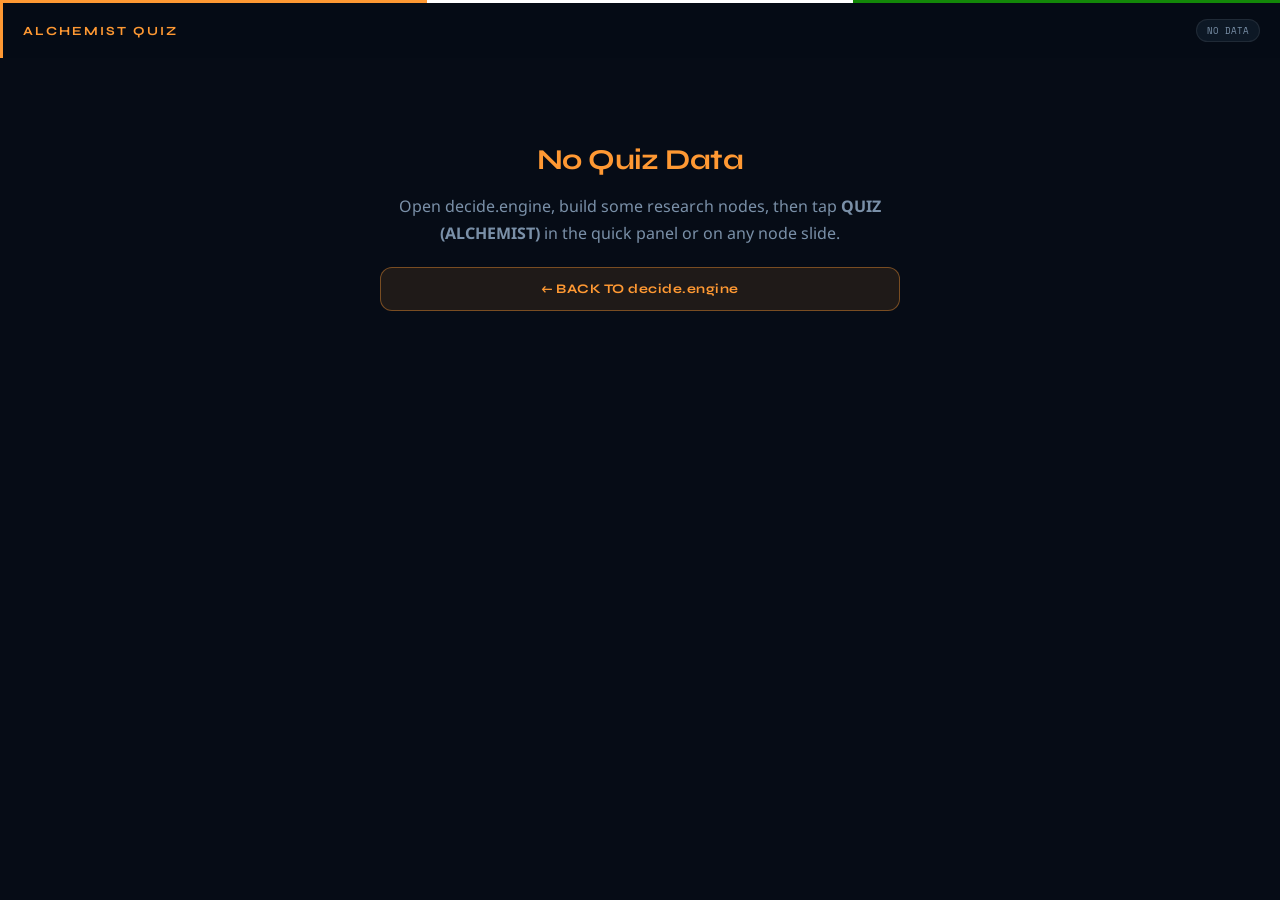
<file: alchemist.html>
<!DOCTYPE html>
<html lang="en">
<head>
  <meta charset="UTF-8" />
  <meta name="viewport" content="width=device-width, initial-scale=1.0, maximum-scale=1.0, user-scalable=no" />
  <title>Alchemist Quiz | decide.engine India</title>
  <meta name="theme-color" content="#060c16" />
  <link rel="preconnect" href="https://fonts.googleapis.com">
  <link rel="preconnect" href="https://fonts.gstatic.com" crossorigin>
  <link href="https://fonts.googleapis.com/css2?family=Syne:wght@400;600;700;800&family=Space+Mono:wght@400;700&family=Noto+Sans:wght@400;600&display=swap" rel="stylesheet">
  <style>
    :root {
      --saffron: #FF9933;
      --india-green: #138808;
      --brand-bg: #060c16;
      --bg-card: #0d1825;
      --text-main: #e8edf5;
      --text-dim: #7a90a8;
      --accent-go: #00d68f;
      --accent-wrong: #ef4444;
      --border: rgba(255,255,255,0.08);
      --font-display: 'Syne', sans-serif;
      --font-mono: 'Space Mono', monospace;
      --font-body: 'Noto Sans', sans-serif;
    }
    *, *::before, *::after { box-sizing: border-box; }
    html, body { margin: 0; padding: 0; min-height: 100vh; background: var(--brand-bg); color: var(--text-main); font-family: var(--font-body); }
    .tricolor-bar { height: 3px; background: linear-gradient(90deg, #FF9933 33.33%, #FFFFFF 33.33%, #FFFFFF 66.66%, #138808 66.66%); }
    .header {
      padding: 16px 20px; border-left: 3px solid var(--saffron);
      display: flex; align-items: center; justify-content: space-between;
      background: rgba(6,12,22,.96); backdrop-filter: blur(8px);
      position: sticky; top: 3px; z-index: 100;
    }
    .header-title { font-family: var(--font-display); font-size: .78rem; color: var(--saffron); letter-spacing: 2px; font-weight: 700; text-transform: uppercase; }
    .header-badge { font-family: var(--font-mono); font-size: .58rem; color: var(--text-dim); background: var(--bg-card); padding: 4px 10px; border-radius: 20px; border: 1px solid var(--border); }

    .container { max-width: 600px; margin: 0 auto; padding: 24px 20px 60px; }
    h1 { font-family: var(--font-display); font-size: 1.8rem; color: var(--saffron); margin: 0 0 8px; letter-spacing: -.02em; }

    .progress-bar { height: 4px; background: rgba(255,255,255,.08); border-radius: 2px; margin: 16px 0; overflow: hidden; }
    .progress-fill { height: 100%; background: linear-gradient(90deg, var(--saffron), var(--accent-go)); border-radius: 2px; transition: width .4s ease; }
    .progress-label { font-family: var(--font-mono); font-size: .65rem; color: var(--text-dim); margin-bottom: 4px; }

    .question-card {
      background: var(--bg-card); border: 1px solid var(--border);
      border-radius: 18px; padding: 22px; margin-bottom: 16px;
      box-shadow: 0 8px 32px rgba(0,0,0,.4);
    }
    .q-meta { font-family: var(--font-mono); font-size: .62rem; color: var(--text-dim); margin-bottom: 12px; display: flex; gap: 12px; flex-wrap: wrap; }
    .q-text { font-size: 1rem; color: var(--text-main); line-height: 1.65; font-weight: 500; }

    .options { display: grid; gap: 10px; margin-top: 18px; }
    .option-btn {
      background: rgba(255,255,255,.04); border: 1px solid var(--border);
      color: var(--text-main); padding: 14px 16px; border-radius: 12px;
      font-size: .9rem; font-family: var(--font-body); cursor: pointer;
      text-align: left; transition: all .18s;
      -webkit-tap-highlight-color: transparent;
    }
    .option-btn:hover { border-color: rgba(255,153,51,.3); background: rgba(255,153,51,.06); }
    .option-btn.correct { background: rgba(0,214,143,.1); border-color: var(--accent-go); color: var(--accent-go); }
    .option-btn.wrong { background: rgba(239,68,68,.1); border-color: var(--accent-wrong); color: var(--accent-wrong); }
    .option-btn:disabled { cursor: default; }

    .explanation {
      background: rgba(0,214,143,.06); border: 1px solid rgba(0,214,143,.2);
      border-radius: 12px; padding: 14px; margin-top: 12px;
      font-size: .88rem; color: var(--text-dim); line-height: 1.65;
    }
    .explanation strong { color: var(--accent-go); }

    .nav-actions { display: grid; grid-template-columns: 1fr 1fr; gap: 10px; margin-top: 14px; }
    .btn {
      background: var(--bg-card); color: var(--text-main); border: 1px solid var(--border);
      padding: 13px; border-radius: 12px; font-weight: 700; font-size: .82rem;
      cursor: pointer; width: 100%; font-family: var(--font-display); letter-spacing: .5px;
      transition: all .15s;
    }
    .btn:active { transform: scale(.98); }
    .btn-full { grid-column: span 2; }
    .btn-pro { background: rgba(0,214,143,.1); border-color: rgba(0,214,143,.4); color: var(--accent-go); }
    .btn-india { background: rgba(255,153,51,.1); border-color: rgba(255,153,51,.4); color: var(--saffron); }

    .score-card {
      background: var(--bg-card); border: 1px solid var(--border);
      border-radius: 20px; padding: 28px; text-align: center; margin-top: 20px;
    }
    .score-number { font-family: var(--font-display); font-size: 4rem; font-weight: 900; color: var(--saffron); line-height: 1; }
    .score-label { font-family: var(--font-mono); font-size: .7rem; color: var(--text-dim); margin-top: 8px; letter-spacing: 1px; text-transform: uppercase; }
    .score-msg { font-size: 1rem; color: var(--text-main); margin-top: 16px; line-height: 1.6; }

    .empty-state { text-align: center; padding: 60px 20px; }
    .empty-state p { color: var(--text-dim); line-height: 1.7; margin-bottom: 20px; }
  </style>
</head>
<body>
<div class="tricolor-bar"></div>
<div class="header">
  <span class="header-title">ALCHEMIST QUIZ</span>
  <span class="header-badge" id="quiz-badge">LOADING</span>
</div>
<div class="container" id="app"></div>

<script>
const ALCHEMIST_LS_KEY = "ALCHEMIST_INJECTED_DATA";
let questions = [];
let currentQ = 0;
let score = 0;
let answered = false;

function loadQuestions() {
  try {
    const raw = localStorage.getItem(ALCHEMIST_LS_KEY);
    if (!raw) return null;
    return JSON.parse(raw);
  } catch(e) { return null; }
}

function shuffle(arr) {
  const a = [...arr];
  for (let i = a.length-1; i > 0; i--) {
    const j = Math.floor(Math.random() * (i+1));
    [a[i], a[j]] = [a[j], a[i]];
  }
  return a;
}

function renderEmpty() {
  document.getElementById('quiz-badge').textContent = "NO DATA";
  document.getElementById('app').innerHTML = `
    <div class="empty-state">
      <h1>No Quiz Data</h1>
      <p>Open decide.engine, build some research nodes, then tap <strong>QUIZ (ALCHEMIST)</strong> in the quick panel or on any node slide.</p>
      <button class="btn btn-india" onclick="window.location='index.html'">← BACK TO decide.engine</button>
    </div>
  `;
}

function buildOptions(q) {
  return shuffle([q.Correct_Answer, q.Distractor_1, q.Distractor_2].filter(Boolean));
}

function renderQuestion() {
  answered = false;
  const q = questions[currentQ];
  if (!q) { renderResults(); return; }
  const pct = Math.round((currentQ / questions.length) * 100);
  const options = buildOptions(q);
  document.getElementById('quiz-badge').textContent = `${currentQ+1}/${questions.length}`;

  document.getElementById('app').innerHTML = `
    <h1>Quiz</h1>
    <div class="progress-label">${currentQ+1} of ${questions.length} — ${pct}% complete</div>
    <div class="progress-bar"><div class="progress-fill" style="width:${pct}%"></div></div>
    <div class="question-card">
      <div class="q-meta">
        <span>${q.Domain||"Research"}</span>
        <span>${q.Subdomain||""}</span>
        <span>Difficulty: ${q.Difficulty||"2"}/5</span>
      </div>
      <div class="q-text">${escapeHTML(q.Question_Text||"")}</div>
      <div class="options" id="options-list">
        ${options.map((opt,i) => `<button class="option-btn" data-answer="${escapeHTML(opt)}" onclick="selectAnswer(this, '${escapeHTML(q.Correct_Answer)}', '${escapeHTML(q.Explanation_Short||"")}')">
          ${String.fromCharCode(65+i)}. ${escapeHTML(opt)}
        </button>`).join("")}
      </div>
      <div id="explanation-box"></div>
    </div>
    <div class="nav-actions">
      <button class="btn btn-full btn-pro" id="next-btn" onclick="nextQuestion()" style="display:none">NEXT QUESTION →</button>
      <button class="btn btn-full btn-muted" onclick="if(confirm('Quit quiz?')) renderResults()">QUIT & SEE RESULTS</button>
    </div>
  `;
}

function escapeHTML(str) {
  return (str||"").replaceAll("&","&amp;").replaceAll("<","&lt;").replaceAll(">","&gt;").replaceAll('"',"&quot;").replaceAll("'","&#39;");
}

function selectAnswer(btn, correct, explanation) {
  if (answered) return;
  answered = true;
  const isCorrect = btn.dataset.answer === correct;
  if (isCorrect) { score++; btn.classList.add('correct'); }
  else {
    btn.classList.add('wrong');
    document.querySelectorAll('.option-btn').forEach(b => {
      if (b.dataset.answer === correct) b.classList.add('correct');
    });
  }
  document.querySelectorAll('.option-btn').forEach(b => b.disabled = true);
  const expBox = document.getElementById('explanation-box');
  if (expBox) {
    expBox.innerHTML = `<div class="explanation"><strong>${isCorrect ? '✓ Correct!' : '✗ Incorrect.'}</strong> ${escapeHTML(explanation)} The correct answer is: <strong>${escapeHTML(correct)}</strong></div>`;
  }
  const nextBtn = document.getElementById('next-btn');
  if (nextBtn) { nextBtn.style.display = 'block'; nextBtn.style.gridColumn = 'span 2'; }
}

function nextQuestion() {
  currentQ++; renderQuestion();
}

function renderResults() {
  const pct = Math.round((score / questions.length) * 100);
  let msg = "", grade = "";
  if (pct >= 90) { msg = "Outstanding! You've deeply internalized the research nodes."; grade = "A+"; }
  else if (pct >= 75) { msg = "Strong result. You have solid command of the material."; grade = "A"; }
  else if (pct >= 60) { msg = "Good base. Review the nodes you missed and retry."; grade = "B"; }
  else if (pct >= 40) { msg = "Keep building. Return to decide.engine and deepen your research."; grade = "C"; }
  else { msg = "Early days — great. Research more nodes and try again."; grade = "D"; }

  document.getElementById('quiz-badge').textContent = "COMPLETE";
  document.getElementById('app').innerHTML = `
    <h1>Results</h1>
    <div class="score-card">
      <div class="score-number">${score}/${questions.length}</div>
      <div class="score-label">Score — Grade: ${grade}</div>
      <div class="progress-bar" style="margin:14px 0"><div class="progress-fill" style="width:${pct}%"></div></div>
      <div class="score-msg">${escapeHTML(msg)}</div>
    </div>
    <div class="nav-actions" style="margin-top:20px;">
      <button class="btn btn-full btn-pro" onclick="restartQuiz()">RETRY QUIZ</button>
      <button class="btn btn-full btn-india" onclick="window.location='index.html'">← decide.engine</button>
    </div>
  `;
}

function restartQuiz() {
  currentQ = 0; score = 0; answered = false;
  renderQuestion();
}

// Boot
const loaded = loadQuestions();
if (!loaded || !loaded.length) { renderEmpty(); }
else {
  questions = shuffle(loaded);
  renderQuestion();
}
</script>
</body>
</html>
</file>
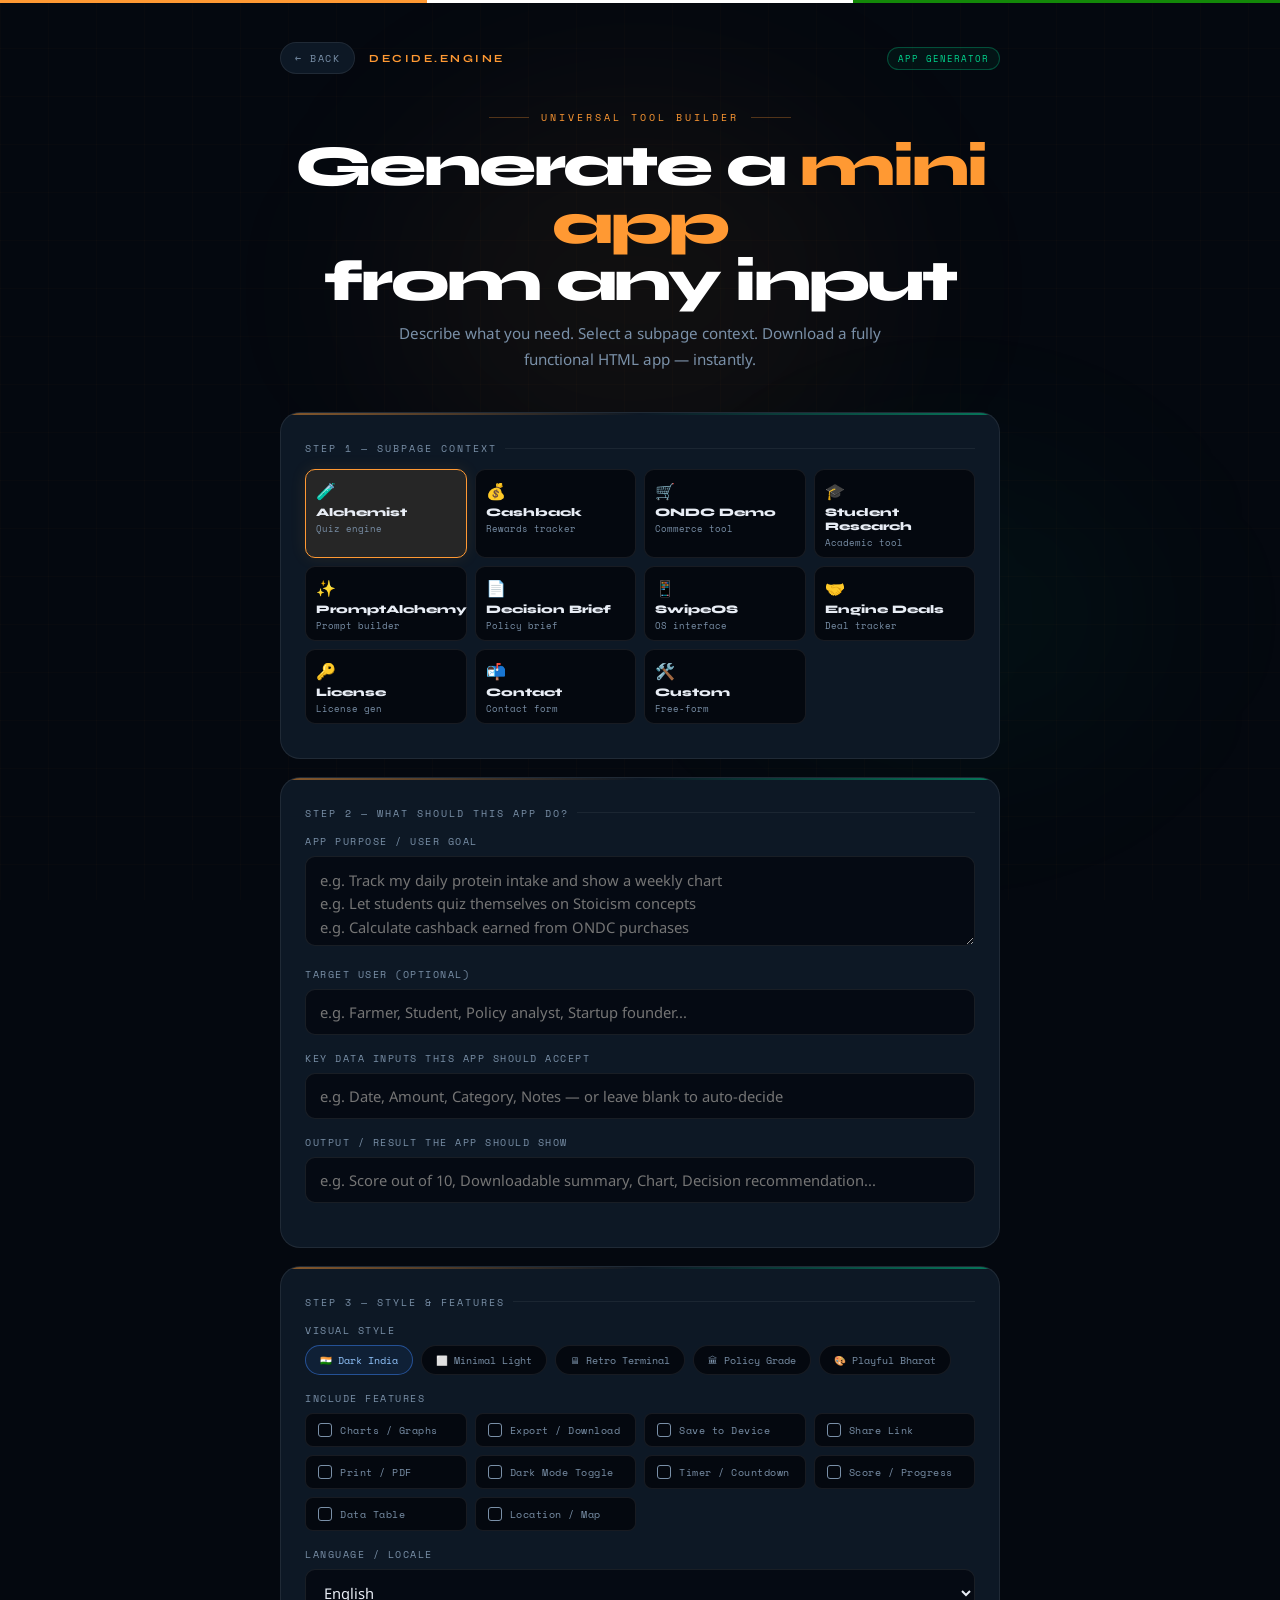
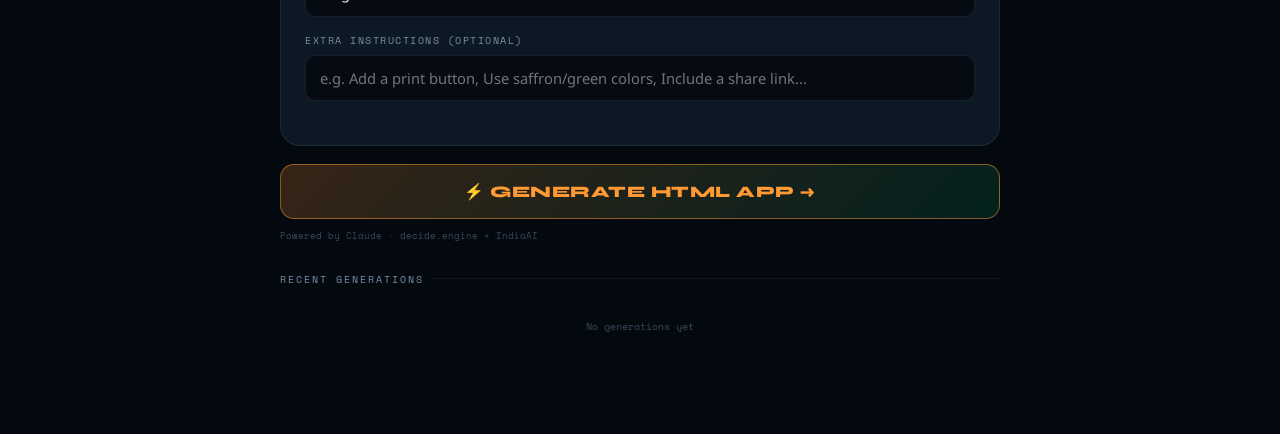
<file: app-generator.html>
<!DOCTYPE html>
<html lang="en">
<head>
<meta charset="UTF-8"/>
<meta name="viewport" content="width=device-width,initial-scale=1,maximum-scale=1"/>
<title>App Generator · decide.engine</title>
<link rel="preconnect" href="https://fonts.googleapis.com">
<link href="https://fonts.googleapis.com/css2?family=Syne:wght@400;700;800;900&family=Space+Mono:wght@400;700&family=Noto+Sans:wght@400;600&display=swap" rel="stylesheet">
<style>
:root{
  --saffron:#FF9933;--green:#138808;--bg:#04080f;--card:#0d1825;
  --text:#e8edf5;--dim:#7a90a8;--go:#00d68f;--blue:#3b82f6;
  --border:rgba(255,255,255,.08);--fn:'Syne',sans-serif;--fm:'Space Mono',monospace;--fb:'Noto Sans',sans-serif;
}
*,*::before,*::after{box-sizing:border-box;margin:0;padding:0}
html,body{min-height:100vh;background:var(--bg);color:var(--text);font-family:var(--fb);overflow-x:hidden}

/* tricolor bar */
.tribar{position:fixed;top:0;left:0;right:0;height:3px;background:linear-gradient(90deg,#FF9933 33.33%,#fff 33.33%,#fff 66.66%,#138808 66.66%);z-index:999}

/* animated grid bg */
.grid-bg{position:fixed;inset:0;background-image:linear-gradient(rgba(255,153,51,.02) 1px,transparent 1px),linear-gradient(90deg,rgba(255,153,51,.02) 1px,transparent 1px);background-size:48px 48px;pointer-events:none;z-index:0}
.orb{position:fixed;border-radius:50%;filter:blur(90px);pointer-events:none;z-index:0;animation:float 10s ease-in-out infinite}
@keyframes float{0%,100%{transform:translateY(0) scale(1)}50%{transform:translateY(-24px) scale(1.06)}}

.wrap{position:relative;z-index:1;max-width:760px;margin:0 auto;padding:32px 20px 80px}

/* header */
.topbar{display:flex;align-items:center;gap:14px;margin-bottom:36px;padding-top:10px}
.back-btn{font-family:var(--fm);font-size:.6rem;letter-spacing:1.5px;color:var(--dim);border:1px solid var(--border);background:var(--card);padding:8px 14px;border-radius:999px;text-decoration:none;transition:all .2s;white-space:nowrap}
.back-btn:hover{border-color:rgba(255,153,51,.4);color:var(--saffron)}
.topbar-title{font-family:var(--fn);font-size:.68rem;color:var(--saffron);letter-spacing:2.5px;font-weight:700;text-transform:uppercase}
.badge{font-family:var(--fm);font-size:.55rem;color:var(--go);border:1px solid rgba(0,214,143,.3);background:rgba(0,214,143,.06);padding:4px 10px;border-radius:999px;letter-spacing:1px;margin-left:auto}

/* hero */
.hero{text-align:center;margin-bottom:40px}
.hero-eyebrow{font-family:var(--fm);font-size:.6rem;color:var(--saffron);letter-spacing:3px;text-transform:uppercase;margin-bottom:14px;display:flex;align-items:center;justify-content:center;gap:12px}
.eline{width:40px;height:1px;background:rgba(255,153,51,.3)}
.hero h1{font-family:var(--fn);font-size:clamp(2rem,6vw,3.6rem);font-weight:900;letter-spacing:-.04em;line-height:1;color:#fff;margin-bottom:10px}
.hero h1 span{color:var(--saffron)}
.hero-sub{color:var(--dim);font-size:.95rem;line-height:1.7;max-width:540px;margin:0 auto}

/* form card */
.form-card{background:var(--card);border:1px solid var(--border);border-radius:20px;padding:28px 24px;margin-bottom:18px;position:relative;overflow:hidden}
.form-card::before{content:'';position:absolute;top:0;left:0;right:0;height:2px;background:linear-gradient(90deg,var(--saffron),transparent,var(--go));opacity:.5}
.section-label{font-family:var(--fm);font-size:.6rem;color:var(--dim);letter-spacing:2px;text-transform:uppercase;margin-bottom:14px;display:flex;align-items:center;gap:8px}
.section-label::after{content:'';flex:1;height:1px;background:rgba(255,255,255,.06)}

/* subpage selector */
.subpage-grid{display:grid;grid-template-columns:repeat(auto-fill,minmax(140px,1fr));gap:8px;margin-bottom:6px}
.sp-chip{background:var(--bg);border:1px solid var(--border);border-radius:10px;padding:10px 10px 8px;cursor:pointer;transition:all .18s;text-align:left;-webkit-tap-highlight-color:transparent}
.sp-chip:hover{border-color:rgba(255,153,51,.35);background:rgba(255,153,51,.04)}
.sp-chip.selected{border-color:var(--saffron);background:rgba(255,153,51,.1);box-shadow:0 0 16px rgba(255,153,51,.1)}
.sp-chip .ic{font-size:1rem;margin-bottom:4px}
.sp-chip .lb{font-family:var(--fn);font-size:.72rem;font-weight:800;color:var(--text);line-height:1.2}
.sp-chip .ds{font-family:var(--fm);font-size:.55rem;color:var(--dim);margin-top:2px}

/* text inputs */
.field{margin-bottom:16px}
.field label{font-family:var(--fm);font-size:.6rem;letter-spacing:1.5px;text-transform:uppercase;color:var(--dim);display:block;margin-bottom:8px}
.field input,.field textarea,.field select{width:100%;background:rgba(4,8,15,.8);border:1px solid var(--border);color:var(--text);padding:12px 14px;border-radius:10px;font-size:.92rem;font-family:var(--fb);outline:none;transition:border-color .2s;resize:vertical}
.field input:focus,.field textarea:focus,.field select:focus{border-color:rgba(255,153,51,.45)}
.field select option{background:#0d1825}
.field textarea{min-height:90px;line-height:1.6}

/* feature toggles */
.feat-row{display:grid;grid-template-columns:repeat(auto-fill,minmax(160px,1fr));gap:8px;margin-bottom:6px}
.feat-toggle{display:flex;align-items:center;gap:8px;padding:9px 12px;border:1px solid var(--border);background:var(--bg);border-radius:8px;cursor:pointer;transition:all .18s;-webkit-tap-highlight-color:transparent}
.feat-toggle.on{border-color:rgba(0,214,143,.4);background:rgba(0,214,143,.06)}
.feat-toggle .fchk{width:14px;height:14px;border-radius:3px;border:1px solid var(--dim);flex-shrink:0;transition:all .18s;display:flex;align-items:center;justify-content:center;font-size:.6rem}
.feat-toggle.on .fchk{background:var(--go);border-color:var(--go);color:#000}
.feat-toggle span{font-family:var(--fm);font-size:.6rem;color:var(--dim);letter-spacing:.5px}
.feat-toggle.on span{color:var(--go)}

/* style picker */
.style-row{display:flex;gap:8px;flex-wrap:wrap}
.style-chip{padding:7px 14px;border:1px solid var(--border);border-radius:999px;font-family:var(--fm);font-size:.6rem;color:var(--dim);cursor:pointer;transition:all .18s;background:var(--bg)}
.style-chip.active{border-color:rgba(59,130,246,.5);color:#93c5fd;background:rgba(59,130,246,.08)}

/* generate btn */
.gen-btn{width:100%;padding:17px;background:linear-gradient(135deg,rgba(255,153,51,.2),rgba(0,214,143,.12));border:1px solid rgba(255,153,51,.5);color:var(--saffron);font-family:var(--fn);font-size:1rem;font-weight:900;letter-spacing:.5px;border-radius:14px;cursor:pointer;transition:all .22s;position:relative;overflow:hidden}
.gen-btn:hover:not(:disabled){box-shadow:0 0 32px rgba(255,153,51,.2);transform:translateY(-1px)}
.gen-btn:disabled{opacity:.5;cursor:not-allowed}
.gen-btn .shimmer{position:absolute;inset:0;background:linear-gradient(90deg,transparent,rgba(255,255,255,.06),transparent);transform:translateX(-100%)}
.gen-btn:hover:not(:disabled) .shimmer{animation:shimmerAnim .8s ease infinite}
@keyframes shimmerAnim{to{transform:translateX(100%)}}

/* status / output */
.status-box{background:var(--card);border:1px solid var(--border);border-radius:16px;padding:22px;margin-top:18px;min-height:80px;display:none}
.status-box.visible{display:block}
.status-label{font-family:var(--fm);font-size:.6rem;color:var(--dim);letter-spacing:2px;text-transform:uppercase;margin-bottom:12px;display:flex;align-items:center;gap:8px}
.pulse-dot{display:inline-block;width:7px;height:7px;border-radius:50%;background:var(--go);animation:pulse 1.4s ease-in-out infinite}
@keyframes pulse{0%,100%{opacity:1;transform:scale(1)}50%{opacity:.4;transform:scale(1.5)}}
.status-text{font-size:.88rem;color:var(--text);line-height:1.7}
.status-text .thinking{color:var(--dim);font-style:italic}

/* preview iframe */
.preview-wrap{margin-top:18px;border:1px solid var(--border);border-radius:16px;overflow:hidden;display:none}
.preview-wrap.visible{display:block}
.preview-header{background:var(--card);padding:12px 16px;display:flex;align-items:center;justify-content:space-between;border-bottom:1px solid var(--border)}
.preview-header-title{font-family:var(--fm);font-size:.6rem;color:var(--saffron);letter-spacing:1.5px}
.preview-actions{display:flex;gap:8px}
.preview-btn{font-family:var(--fm);font-size:.58rem;letter-spacing:1px;padding:6px 13px;border-radius:999px;border:1px solid var(--border);background:var(--bg);color:var(--dim);cursor:pointer;transition:all .18s}
.preview-btn:hover{border-color:rgba(255,153,51,.4);color:var(--saffron)}
.preview-btn.dl{border-color:rgba(0,214,143,.4);color:var(--go);background:rgba(0,214,143,.06)}
.preview-btn.dl:hover{background:rgba(0,214,143,.12)}
iframe#preview-frame{width:100%;height:480px;border:none;display:block;background:#fff}

/* token counter */
.token-bar{display:flex;justify-content:space-between;align-items:center;margin-top:10px;font-family:var(--fm);font-size:.58rem;color:#3a4a5c}

/* error */
.err-box{background:rgba(248,113,113,.06);border:1px solid rgba(248,113,113,.25);border-radius:12px;padding:14px 16px;margin-top:14px;color:#f87171;font-size:.85rem;line-height:1.6;display:none}
.err-box.visible{display:block}

/* history */
.history-section{margin-top:30px}
.hist-item{background:var(--card);border:1px solid var(--border);border-radius:12px;padding:14px 16px;margin-bottom:10px;display:flex;align-items:center;justify-content:space-between;gap:12px}
.hist-meta{flex:1;min-width:0}
.hist-title{font-family:var(--fn);font-size:.82rem;font-weight:800;color:var(--text);white-space:nowrap;overflow:hidden;text-overflow:ellipsis}
.hist-sub{font-family:var(--fm);font-size:.58rem;color:var(--dim);margin-top:3px}
.hist-dl{font-family:var(--fm);font-size:.58rem;padding:7px 13px;border:1px solid rgba(0,214,143,.35);border-radius:999px;color:var(--go);background:rgba(0,214,143,.06);cursor:pointer;white-space:nowrap;transition:all .18s}
.hist-dl:hover{background:rgba(0,214,143,.12)}
.empty-hist{font-family:var(--fm);font-size:.65rem;color:#3a4a5c;text-align:center;padding:20px}

@media(max-width:480px){
  .subpage-grid{grid-template-columns:repeat(2,1fr)}
  .feat-row{grid-template-columns:1fr 1fr}
  iframe#preview-frame{height:340px}
}
</style>
</head>
<body>
<div class="tribar"></div>
<div class="grid-bg"></div>
<div class="orb" style="width:500px;height:400px;background:rgba(255,153,51,.05);top:10%;left:30%"></div>
<div class="orb" style="width:400px;height:300px;background:rgba(0,214,143,.04);bottom:15%;right:10%;animation-delay:-4s"></div>

<div class="wrap">

  <!-- topbar -->
  <div class="topbar">
    <a class="back-btn" href="javascript:history.back()">← BACK</a>
    <span class="topbar-title">decide.engine</span>
    <span class="badge">APP GENERATOR</span>
  </div>

  <!-- hero -->
  <div class="hero">
    <div class="hero-eyebrow"><span class="eline"></span>UNIVERSAL TOOL BUILDER<span class="eline"></span></div>
    <h1>Generate a <span>mini app</span><br>from any input</h1>
    <p class="hero-sub">Describe what you need. Select a subpage context. Download a fully functional HTML app — instantly.</p>
  </div>

  <!-- STEP 1: Subpage context -->
  <div class="form-card">
    <div class="section-label">Step 1 — Subpage Context</div>
    <div class="subpage-grid" id="sp-grid"></div>
  </div>

  <!-- STEP 2: User intent -->
  <div class="form-card">
    <div class="section-label">Step 2 — What should this app do?</div>
    <div class="field">
      <label>App purpose / user goal</label>
      <textarea id="inp-purpose" placeholder="e.g. Track my daily protein intake and show a weekly chart&#10;e.g. Let students quiz themselves on Stoicism concepts&#10;e.g. Calculate cashback earned from ONDC purchases"></textarea>
    </div>
    <div class="field">
      <label>Target user (optional)</label>
      <input type="text" id="inp-user" placeholder="e.g. Farmer, Student, Policy analyst, Startup founder...">
    </div>
    <div class="field">
      <label>Key data inputs this app should accept</label>
      <input type="text" id="inp-fields" placeholder="e.g. Date, Amount, Category, Notes — or leave blank to auto-decide">
    </div>
    <div class="field">
      <label>Output / result the app should show</label>
      <input type="text" id="inp-output" placeholder="e.g. Score out of 10, Downloadable summary, Chart, Decision recommendation...">
    </div>
  </div>

  <!-- STEP 3: App style -->
  <div class="form-card">
    <div class="section-label">Step 3 — Style & Features</div>
    <div class="field">
      <label>Visual style</label>
      <div class="style-row" id="style-row">
        <div class="style-chip active" data-s="dark-india">🇮🇳 Dark India</div>
        <div class="style-chip" data-s="minimal-light">⬜ Minimal Light</div>
        <div class="style-chip" data-s="retro-terminal">🖥 Retro Terminal</div>
        <div class="style-chip" data-s="policy-grade">🏛 Policy Grade</div>
        <div class="style-chip" data-s="playful-bharat">🎨 Playful Bharat</div>
      </div>
    </div>
    <div class="field" style="margin-top:14px">
      <label>Include features</label>
      <div class="feat-row" id="feat-row"></div>
    </div>
    <div class="field">
      <label>Language / locale</label>
      <select id="inp-lang">
        <option value="English">English</option>
        <option value="Hindi">Hindi (हिंदी)</option>
        <option value="Tamil">Tamil (தமிழ்)</option>
        <option value="Bengali">Bengali (বাংলা)</option>
        <option value="Marathi">Marathi (मराठी)</option>
        <option value="Telugu">Telugu (తెలుగు)</option>
        <option value="Bilingual (English + Hindi)">Bilingual (English + Hindi)</option>
      </select>
    </div>
    <div class="field">
      <label>Extra instructions (optional)</label>
      <input type="text" id="inp-extra" placeholder="e.g. Add a print button, Use saffron/green colors, Include a share link...">
    </div>
  </div>

  <!-- Generate -->
  <button class="gen-btn" id="gen-btn" onclick="generate()">
    <div class="shimmer"></div>
    ⚡ GENERATE HTML APP →
  </button>
  <div class="token-bar"><span id="token-hint">Powered by Claude · decide.engine × IndiaAI</span><span id="token-count"></span></div>

  <!-- Error -->
  <div class="err-box" id="err-box"></div>

  <!-- Status -->
  <div class="status-box" id="status-box">
    <div class="status-label"><span class="pulse-dot"></span><span id="status-label-text">GENERATING</span></div>
    <div class="status-text" id="status-text"></div>
  </div>

  <!-- Preview -->
  <div class="preview-wrap" id="preview-wrap">
    <div class="preview-header">
      <span class="preview-header-title" id="preview-title">GENERATED APP</span>
      <div class="preview-actions">
        <button class="preview-btn" onclick="refreshPreview()">↺ REFRESH</button>
        <button class="preview-btn dl" id="dl-btn" onclick="downloadApp()">⬇ DOWNLOAD HTML</button>
      </div>
    </div>
    <iframe id="preview-frame" sandbox="allow-scripts allow-forms allow-same-origin"></iframe>
  </div>

  <!-- History -->
  <div class="history-section" id="history-section">
    <div class="section-label" style="margin-bottom:12px">Recent Generations</div>
    <div id="history-list"></div>
  </div>

</div>

<script>
/* ── Subpage definitions ───────────────────────────────────── */
const SUBPAGES = [
  { id:'alchemist',      icon:'🧪', label:'Alchemist',       desc:'Quiz engine' },
  { id:'cashback',       icon:'💰', label:'Cashback',        desc:'Rewards tracker' },
  { id:'ondc',           icon:'🛒', label:'ONDC Demo',       desc:'Commerce tool' },
  { id:'student',        icon:'🎓', label:'Student Research',desc:'Academic tool' },
  { id:'prompt',         icon:'✨', label:'PromptAlchemy',   desc:'Prompt builder' },
  { id:'brief',          icon:'📄', label:'Decision Brief',  desc:'Policy brief' },
  { id:'swipe',          icon:'📱', label:'SwipeOS',         desc:'OS interface' },
  { id:'deals',          icon:'🤝', label:'Engine Deals',    desc:'Deal tracker' },
  { id:'license',        icon:'🔑', label:'License',         desc:'License gen' },
  { id:'contact',        icon:'📬', label:'Contact',         desc:'Contact form' },
  { id:'custom',         icon:'🛠️', label:'Custom',          desc:'Free-form' },
];

const FEATURES = [
  { id:'charts',   label:'Charts / Graphs' },
  { id:'export',   label:'Export / Download' },
  { id:'local',    label:'Save to Device' },
  { id:'share',    label:'Share Link' },
  { id:'print',    label:'Print / PDF' },
  { id:'dark',     label:'Dark Mode Toggle' },
  { id:'timer',    label:'Timer / Countdown' },
  { id:'score',    label:'Score / Progress' },
  { id:'table',    label:'Data Table' },
  { id:'map',      label:'Location / Map' },
];

const STYLE_PROMPTS = {
  'dark-india':    'Dark background (#04080f), saffron (#FF9933) and green (#138808) accents, Syne font display, Space Mono for data, India tricolor decorative bar at top, professional and policy-grade.',
  'minimal-light': 'Clean white background, black text, single accent color, generous whitespace, modern sans-serif (Outfit or DM Sans), ultra-minimal with no decoration.',
  'retro-terminal':'Black background, green (#00ff41) monospace text, terminal-style borders with ASCII art, Space Mono font throughout, blinking cursor effects, CRT scanline overlay.',
  'policy-grade':  'Navy/dark blue tones, gold accents, serif headers (Playfair Display), formal government document aesthetic, structured columns, official-looking seals/badges.',
  'playful-bharat':'Warm saffron/turmeric background, bold and energetic, Baloo 2 or Yatra One font, hand-drawn borders, bright accent colors, celebratory and community feel.',
};

const SUBPAGE_CONTEXT_PROMPTS = {
  alchemist:  'quiz and skill assessment application',
  cashback:   'cashback calculation and rewards tracking application',
  ondc:       'ONDC open commerce order and product management application',
  student:    'student research notes, citation, and study tool',
  prompt:     'AI prompt builder and alchemy workshop',
  brief:      'policy decision brief generator',
  swipe:      'swipe-based OS interface or flashcard tool',
  deals:      'business deal tracker and pipeline manager',
  license:    'software/engine license generator and checker',
  contact:    'contact form and message manager',
  custom:     'custom application',
};

let selectedSubpage = null;
let selectedStyle = 'dark-india';
let selectedFeatures = new Set();
let generatedHTML = null;
let history = JSON.parse(localStorage.getItem('app_gen_history') || '[]');

/* ── Build UI ──────────────────────────────────────────────── */
function buildSubpageGrid() {
  const grid = document.getElementById('sp-grid');
  SUBPAGES.forEach(sp => {
    const el = document.createElement('div');
    el.className = 'sp-chip';
    el.dataset.id = sp.id;
    el.innerHTML = `<div class="ic">${sp.icon}</div><div class="lb">${sp.label}</div><div class="ds">${sp.desc}</div>`;
    el.addEventListener('click', () => {
      document.querySelectorAll('.sp-chip').forEach(c => c.classList.remove('selected'));
      el.classList.add('selected');
      selectedSubpage = sp.id;
    });
    grid.appendChild(el);
  });
}

function buildFeatures() {
  const row = document.getElementById('feat-row');
  FEATURES.forEach(f => {
    const el = document.createElement('div');
    el.className = 'feat-toggle';
    el.innerHTML = `<div class="fchk"></div><span>${f.label}</span>`;
    el.addEventListener('click', () => {
      if (selectedFeatures.has(f.id)) {
        selectedFeatures.delete(f.id);
        el.classList.remove('on');
        el.querySelector('.fchk').textContent = '';
      } else {
        selectedFeatures.add(f.id);
        el.classList.add('on');
        el.querySelector('.fchk').textContent = '✓';
      }
    });
    row.appendChild(el);
  });
}

function buildStylePicker() {
  document.querySelectorAll('.style-chip').forEach(chip => {
    chip.addEventListener('click', () => {
      document.querySelectorAll('.style-chip').forEach(c => c.classList.remove('active'));
      chip.classList.add('active');
      selectedStyle = chip.dataset.s;
    });
  });
}

/* ── Build prompt ─────────────────────────────────────────── */
function buildPrompt() {
  const purpose  = document.getElementById('inp-purpose').value.trim();
  const user     = document.getElementById('inp-user').value.trim();
  const fields   = document.getElementById('inp-fields').value.trim();
  const output   = document.getElementById('inp-output').value.trim();
  const lang     = document.getElementById('inp-lang').value;
  const extra    = document.getElementById('inp-extra').value.trim();
  const spCtx    = SUBPAGE_CONTEXT_PROMPTS[selectedSubpage] || 'general purpose application';
  const stylePrm = STYLE_PROMPTS[selectedStyle] || STYLE_PROMPTS['dark-india'];
  const feats    = [...selectedFeatures].join(', ') || 'none specified';

  return `You are an expert frontend developer building a mini HTML app for viadecide.com — India's decision engine, aligned with the IndiaAI Mission.

TASK: Generate a COMPLETE, SELF-CONTAINED single-file HTML application. No external dependencies except Google Fonts (allowed). No frameworks. Pure HTML + CSS + JS in one file.

SUBPAGE CONTEXT: This app is for the "${spCtx}" section of decide.engine.

APP PURPOSE:
${purpose || 'A general utility app for the subpage context above.'}

TARGET USER: ${user || 'Indian citizen / decide.engine user'}

KEY INPUT FIELDS: ${fields || 'Auto-determine appropriate fields for the purpose'}

DESIRED OUTPUT / RESULT: ${output || 'Auto-determine appropriate output for the purpose'}

LANGUAGE / LOCALE: ${lang}

FEATURES TO INCLUDE: ${feats}

EXTRA INSTRUCTIONS: ${extra || 'None'}

VISUAL STYLE REQUIREMENTS:
${stylePrm}

MANDATORY REQUIREMENTS:
1. The entire app MUST be in a single HTML file — inline all CSS and JS.
2. Fully functional with no broken features.
3. Mobile-first responsive design.
4. Include a header with the viadecide.com branding (subtle — small logo text "decide.engine" and a tricolor bar).
5. Include an "About this app" footer noting it was generated by decide.engine × IndiaAI.
6. All form inputs must be validated with helpful error messages.
7. Any data should be saved to localStorage where applicable.
8. Include a prominent, working "⬇ Download / Export" or equivalent action button.
9. Use semantic HTML5 and ARIA labels for accessibility.
10. App must work completely OFFLINE (no API calls unless the user explicitly asked for them).

OUTPUT FORMAT:
Return ONLY the complete HTML file content. Start with <!DOCTYPE html> and end with </html>.
Do NOT include any explanation, markdown code fences, or commentary — just the raw HTML.`;
}

/* ── Generate ─────────────────────────────────────────────── */
async function generate() {
  // Validate
  const purpose = document.getElementById('inp-purpose').value.trim();
  if (!selectedSubpage) return showErr('Please select a subpage context first.');
  if (!purpose) return showErr('Please describe what the app should do.');

  // Reset UI
  clearErr();
  document.getElementById('gen-btn').disabled = true;
  document.getElementById('preview-wrap').classList.remove('visible');
  showStatus('BUILDING', '🤔 Analyzing your requirements…');

  const prompt = buildPrompt();
  generatedHTML = null;

  try {
    const messages = [{ role: 'user', content: prompt }];
    let fullText = '';
    let tokensIn = 0, tokensOut = 0;

    showStatus('GENERATING', '⚡ Generating your HTML app…');

    const response = await fetch('https://api.anthropic.com/v1/messages', {
      method: 'POST',
      headers: { 'Content-Type': 'application/json' },
      body: JSON.stringify({
        model: 'claude-sonnet-4-20250514',
        max_tokens: 8000,
        messages,
      })
    });

    if (!response.ok) {
      const err = await response.json().catch(() => ({}));
      throw new Error(err?.error?.message || `API error ${response.status}`);
    }

    const data = await response.json();
    fullText = (data.content || []).map(b => b.type === 'text' ? b.text : '').join('');
    tokensIn  = data.usage?.input_tokens  || 0;
    tokensOut = data.usage?.output_tokens || 0;

    // Strip markdown fences if present
    fullText = fullText.replace(/^```html\s*/i, '').replace(/^```\s*/i, '').replace(/\s*```$/, '').trim();

    if (!fullText.includes('<html') && !fullText.includes('<!DOCTYPE')) {
      throw new Error('Model returned non-HTML output. Please try again or refine your description.');
    }

    generatedHTML = fullText;

    // Save to history
    const sp = SUBPAGES.find(s => s.id === selectedSubpage);
    const entry = {
      id: Date.now(),
      subpage: sp?.label || selectedSubpage,
      purpose: purpose.slice(0, 60) + (purpose.length > 60 ? '…' : ''),
      style: selectedStyle,
      ts: new Date().toLocaleString('en-IN', { dateStyle:'medium', timeStyle:'short', timeZone:'Asia/Kolkata' }),
      html: generatedHTML,
    };
    history.unshift(entry);
    if (history.length > 10) history = history.slice(0, 10);
    localStorage.setItem('app_gen_history', JSON.stringify(history));

    // Update UI
    document.getElementById('token-count').textContent = `↑${tokensIn} ↓${tokensOut} tokens`;
    showStatus('DONE', `✅ App generated! ${tokensOut} tokens · ${(generatedHTML.length / 1024).toFixed(1)} KB`);
    document.getElementById('status-label-text').textContent = 'COMPLETE';
    document.querySelector('.pulse-dot').style.background = 'var(--go)';
    document.querySelector('.pulse-dot').style.animation = 'none';

    renderPreview(generatedHTML, sp?.label || 'Generated App');
    renderHistory();

  } catch(e) {
    console.error(e);
    showErr('Generation failed: ' + (e.message || String(e)));
    document.getElementById('status-box').classList.remove('visible');
  } finally {
    document.getElementById('gen-btn').disabled = false;
  }
}

/* ── Preview ──────────────────────────────────────────────── */
function renderPreview(html, title) {
  const wrap  = document.getElementById('preview-wrap');
  const frame = document.getElementById('preview-frame');
  const ptitle = document.getElementById('preview-title');

  ptitle.textContent = (title || 'GENERATED APP').toUpperCase();
  wrap.classList.add('visible');

  // Write HTML into iframe
  const doc = frame.contentDocument || frame.contentWindow.document;
  doc.open();
  doc.write(html);
  doc.close();

  // Scroll to preview
  setTimeout(() => wrap.scrollIntoView({ behavior:'smooth', block:'start' }), 100);
}

function refreshPreview() {
  if (generatedHTML) renderPreview(generatedHTML);
}

/* ── Download ─────────────────────────────────────────────── */
function downloadApp() {
  if (!generatedHTML) return;
  const sp   = SUBPAGES.find(s => s.id === selectedSubpage);
  const name = (sp?.label || 'app').toLowerCase().replace(/\s+/g, '-');
  const date = new Date().toISOString().slice(0,10);
  const filename = `decide-${name}-${date}.html`;

  const blob = new Blob([generatedHTML], { type: 'text/html' });
  const url  = URL.createObjectURL(blob);
  const a    = document.createElement('a');
  a.href = url; a.download = filename;
  document.body.appendChild(a); a.click();
  document.body.removeChild(a);
  URL.revokeObjectURL(url);
}

function downloadFromHistory(html, label) {
  const name = label.toLowerCase().replace(/\s+/g,'-');
  const filename = `decide-${name}-${Date.now()}.html`;
  const blob = new Blob([html], { type:'text/html' });
  const url  = URL.createObjectURL(blob);
  const a    = document.createElement('a');
  a.href=url; a.download=filename;
  document.body.appendChild(a); a.click();
  document.body.removeChild(a);
  URL.revokeObjectURL(url);
}

/* ── History ──────────────────────────────────────────────── */
function renderHistory() {
  const list = document.getElementById('history-list');
  if (!history.length) {
    list.innerHTML = '<div class="empty-hist">No generations yet</div>';
    return;
  }
  list.innerHTML = history.map(h => `
    <div class="hist-item">
      <div class="hist-meta">
        <div class="hist-title">${escH(h.subpage)} — ${escH(h.purpose)}</div>
        <div class="hist-sub">${escH(h.style)} · ${escH(h.ts)}</div>
      </div>
      <button class="hist-dl" onclick="downloadFromHistory(history[${history.indexOf(h)}].html,'${escH(h.subpage)}')">⬇ DL</button>
    </div>
  `).join('');
}

/* ── Helpers ──────────────────────────────────────────────── */
function showStatus(label, text) {
  const box = document.getElementById('status-box');
  box.classList.add('visible');
  document.getElementById('status-label-text').textContent = label;
  document.getElementById('status-text').innerHTML = text;
}
function showErr(msg) {
  const b = document.getElementById('err-box');
  b.textContent = '⚠ ' + msg;
  b.classList.add('visible');
  b.scrollIntoView({ behavior:'smooth', block:'nearest' });
}
function clearErr() { document.getElementById('err-box').classList.remove('visible'); }
function escH(s) { return String(s||'').replace(/&/g,'&amp;').replace(/</g,'&lt;').replace(/>/g,'&gt;').replace(/"/g,'&quot;'); }

/* ── Init ─────────────────────────────────────────────────── */
buildSubpageGrid();
buildFeatures();
buildStylePicker();
renderHistory();

// Pre-select first subpage
document.querySelector('.sp-chip').click();

// Allow Enter in purpose field to trigger generate
document.getElementById('inp-purpose').addEventListener('keydown', e => {
  if (e.key === 'Enter' && e.ctrlKey) generate();
});
</script>
</body>
</html>
</file>
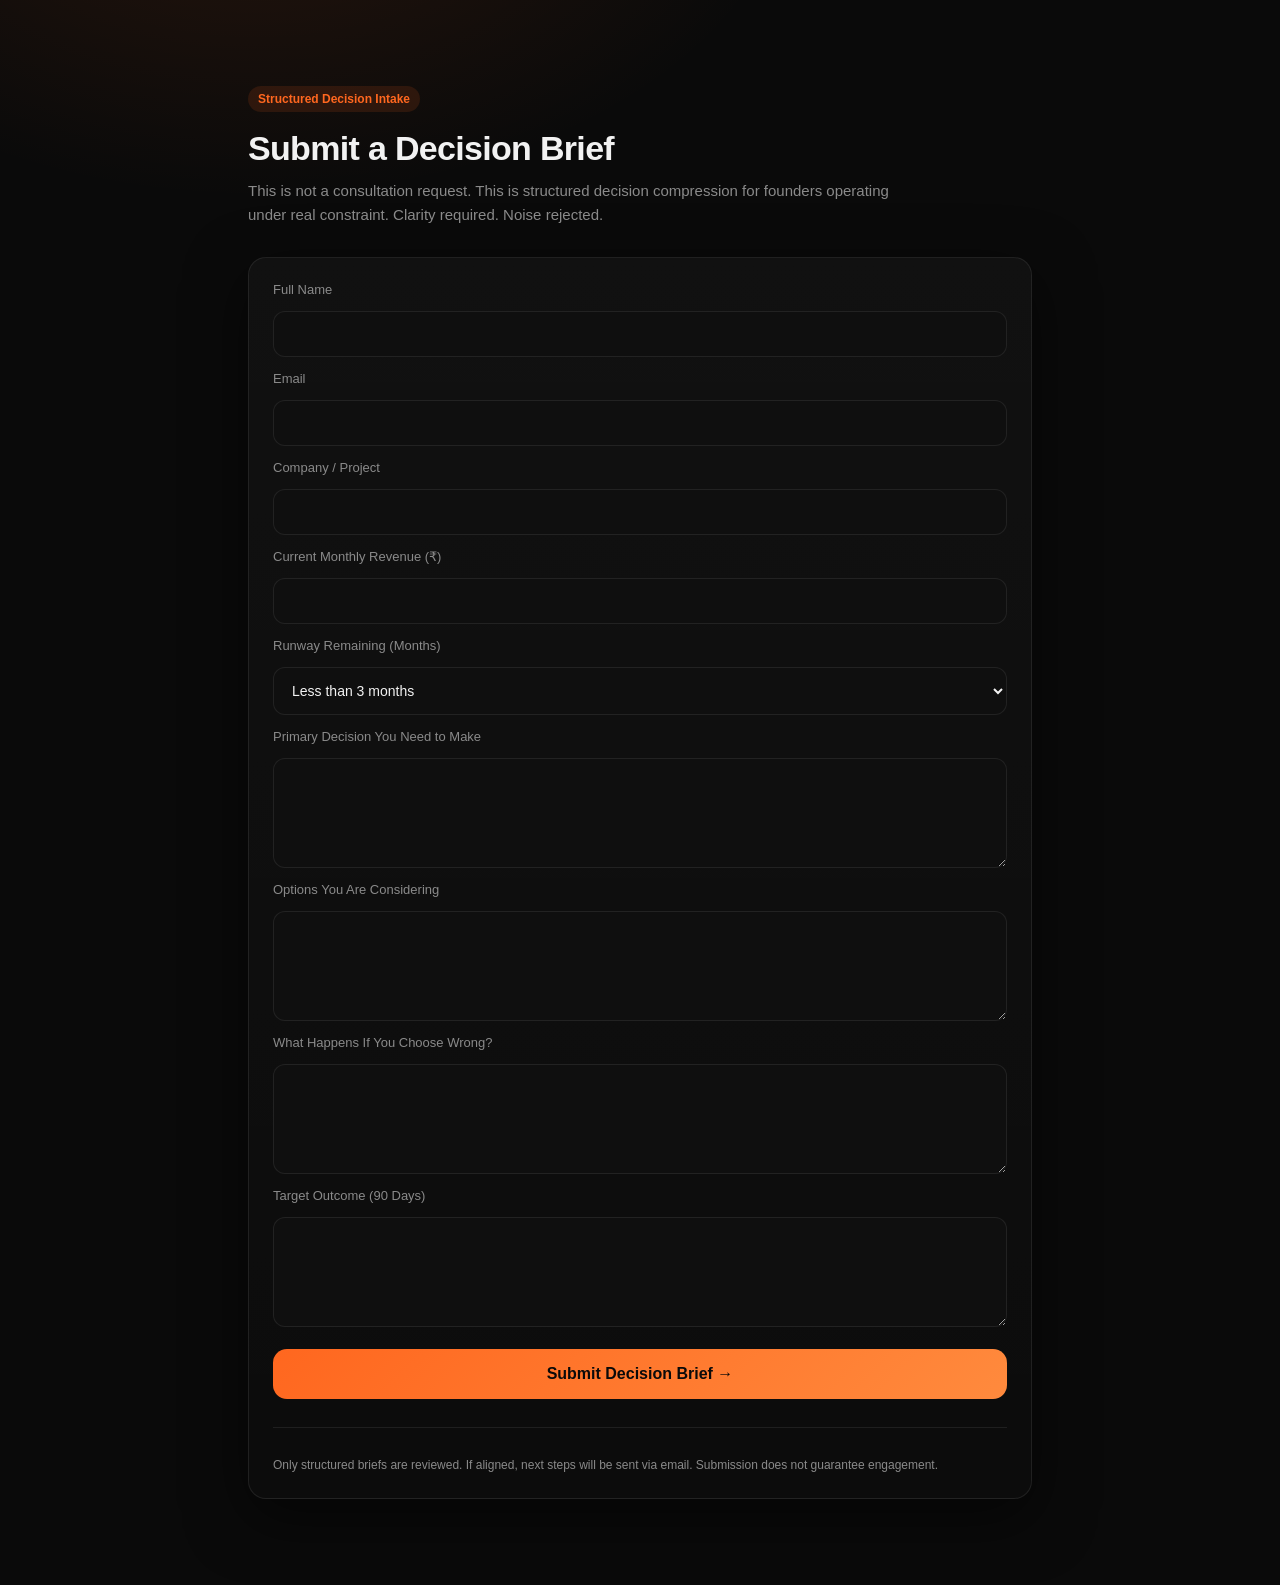
<file: brief.html>
<!doctype html>
<html lang="en">
<head>
<meta charset="UTF-8">
<meta name="viewport" content="width=device-width, initial-scale=1.0">
<title>Decision Brief | ViaDecide</title>
<meta name="theme-color" content="#0a0a0a">

<style>
:root{
--bg:#0a0a0a;
--card:#111;
--accent:#ff671f;
--accent2:#ff8a3d;
--text:#f2f2f2;
--muted:#8a8a8a;
--line:rgba(255,255,255,.08);
--shadow:0 18px 60px rgba(0,0,0,.55);
}

*{box-sizing:border-box;}

body{
margin:0;
min-height:100vh;
background:
radial-gradient(1000px 650px at 20% -10%, rgba(255,103,31,.12), transparent 55%),
var(--bg);
color:var(--text);
font-family:-apple-system,BlinkMacSystemFont,"Segoe UI",Roboto,sans-serif;
}

.wrap{
max-width:820px;
margin:64px auto;
padding:22px 18px;
}

h1{
margin:0;
font-size:34px;
letter-spacing:-.02em;
line-height:1.1;
}

.sub{
margin:12px 0 30px;
color:var(--muted);
font-size:15px;
max-width:680px;
line-height:1.6;
}

.card{
background:linear-gradient(180deg, rgba(255,255,255,.03), rgba(255,255,255,.01));
border:1px solid var(--line);
border-radius:18px;
box-shadow:var(--shadow);
padding:24px;
}

form{
display:flex;
flex-direction:column;
gap:14px;
}

label{
font-size:13px;
color:var(--muted);
}

input, select, textarea{
width:100%;
padding:14px;
background:#0f0f0f;
border:1px solid rgba(255,255,255,.08);
border-radius:12px;
color:var(--text);
font-size:14px;
outline:none;
}

input:focus, select:focus, textarea:focus{
border-color:rgba(255,103,31,.6);
}

textarea{
resize:vertical;
min-height:110px;
}

button{
margin-top:8px;
padding:16px;
border:none;
border-radius:14px;
font-weight:900;
font-size:16px;
cursor:pointer;
background:linear-gradient(135deg,var(--accent),var(--accent2));
color:#0a0a0a;
}

button:hover{
opacity:.95;
}

.note{
margin-top:18px;
font-size:12px;
color:var(--muted);
line-height:1.5;
}

.badge{
display:inline-block;
padding:6px 10px;
border-radius:999px;
background:rgba(255,103,31,.12);
color:var(--accent);
font-size:12px;
font-weight:800;
margin-bottom:18px;
}

.divider{
height:1px;
background:var(--line);
margin:28px 0;
}
</style>
</head>

<body>
<div class="wrap">

<span class="badge">Structured Decision Intake</span>

<h1>Submit a Decision Brief</h1>
<p class="sub">
This is not a consultation request.
This is structured decision compression for founders operating under real constraint.
Clarity required. Noise rejected.
</p>

<div class="card">

<form action="https://formsubmit.co/dharam@viadecide.com" method="POST">

<input type="hidden" name="_captcha" value="false">
<input type="hidden" name="_next" value="https://viadecide.com/brief-received">

<label>Full Name</label>
<input type="text" name="Full Name" required>

<label>Email</label>
<input type="email" name="Email" required>

<label>Company / Project</label>
<input type="text" name="Company">

<label>Current Monthly Revenue (₹)</label>
<input type="text" name="Revenue">

<label>Runway Remaining (Months)</label>
<select name="Runway">
<option value="<3 months">Less than 3 months</option>
<option value="3-6 months">3–6 months</option>
<option value="6-12 months">6–12 months</option>
<option value="12+ months">12+ months</option>
</select>

<label>Primary Decision You Need to Make</label>
<textarea name="Primary Decision" required></textarea>

<label>Options You Are Considering</label>
<textarea name="Current Options"></textarea>

<label>What Happens If You Choose Wrong?</label>
<textarea name="Downside Risk"></textarea>

<label>Target Outcome (90 Days)</label>
<textarea name="90 Day Target"></textarea>

<button type="submit">Submit Decision Brief →</button>

</form>

<div class="divider"></div>

<div class="note">
Only structured briefs are reviewed.  
If aligned, next steps will be sent via email.  
Submission does not guarantee engagement.
</div>

</div>

</div>
</body>
</html>
</file>
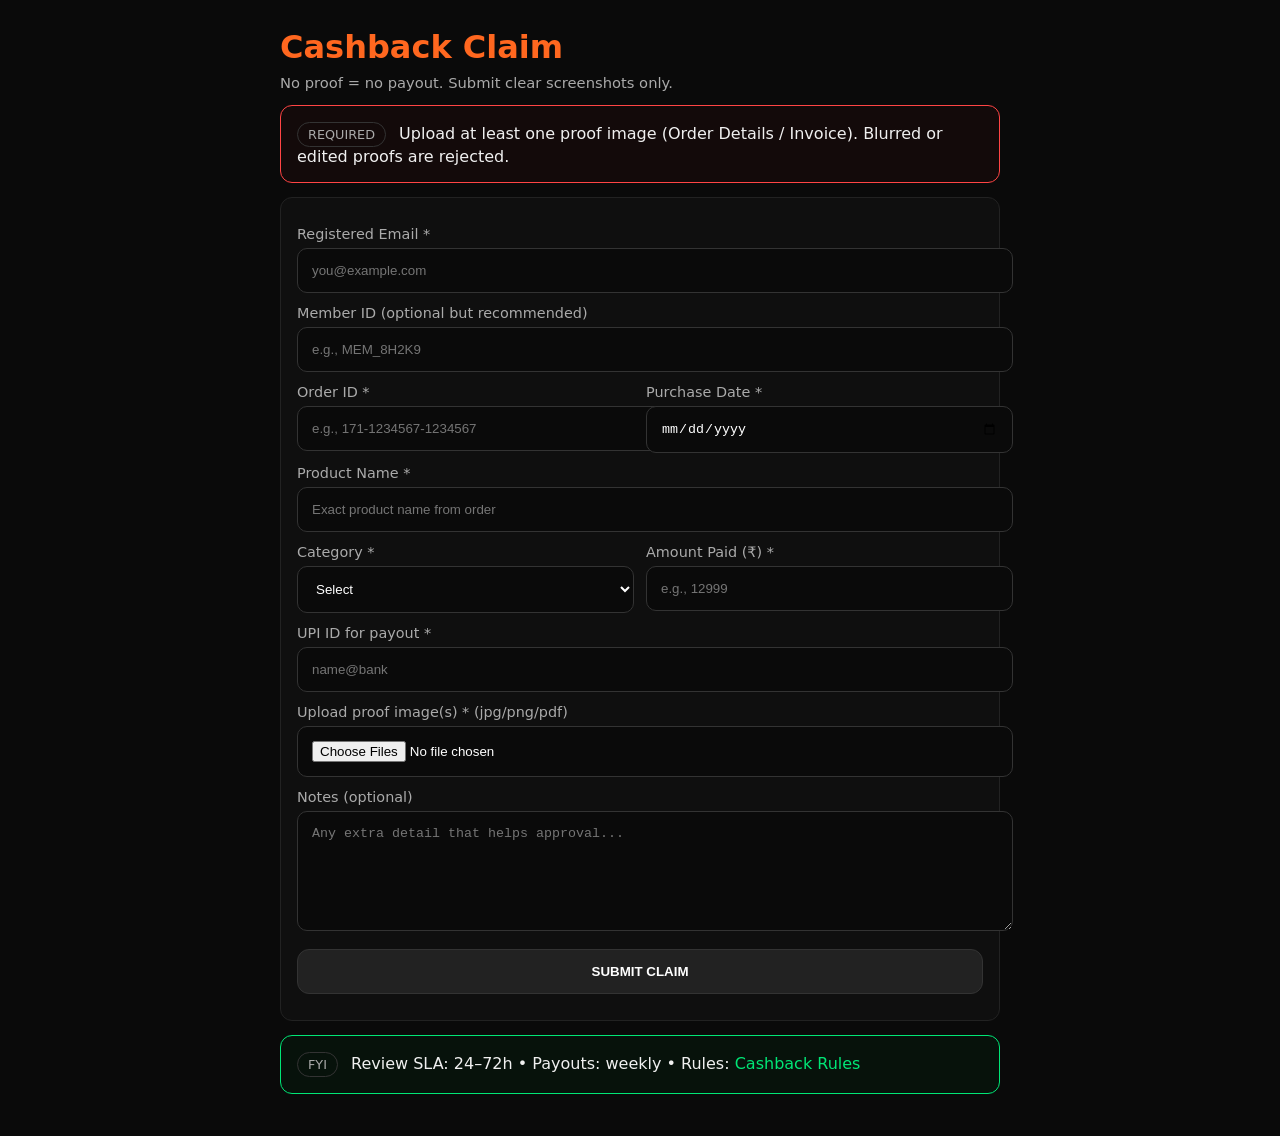
<file: cashback-claim.html>
<!doctype html>
<html lang="en">
<head>
  <meta charset="utf-8"/>
  <meta name="viewport" content="width=device-width,initial-scale=1"/>
  <title>Cashback Claim | decide.engine</title>
  <style>
    body{margin:0;background:#0a0a0a;color:#f0f0f0;font-family:system-ui,-apple-system,Segoe UI,Roboto,sans-serif}
    .wrap{max-width:720px;margin:0 auto;padding:28px}
    h1{color:#ff671f;margin:0 0 8px}
    .small{color:#aaa;font-size:.92rem}
    .card{border:1px solid #222;border-radius:12px;padding:16px;background:#0f0f0f;margin:14px 0}
    label{display:block;margin:12px 0 6px;color:#aaa;font-size:.9rem}
    input,select,textarea{width:100%;padding:14px;border-radius:10px;border:1px solid #333;background:#0a0a0a;color:#fff;outline:none}
    textarea{min-height:90px;resize:vertical}
    .row{display:grid;grid-template-columns:1fr 1fr;gap:12px}
    .btn{width:100%;margin-top:14px;padding:14px;border-radius:12px;border:1px solid #333;background:#222;color:#fff;font-weight:700;cursor:pointer}
    .btn:disabled{opacity:.5;cursor:not-allowed}
    .warn{border:1px solid #ff4444;background:#130a0a}
    .ok{border:1px solid #00e676;background:#07120b}
    .pill{display:inline-block;padding:4px 10px;border-radius:999px;border:1px solid #333;color:#aaa;font-size:.8rem;margin-right:8px}
    .msg{margin-top:10px;font-size:.95rem}
    a{color:#00e676;text-decoration:none}
  </style>
</head>
<body>
  <div class="wrap">
    <h1>Cashback Claim</h1>
    <div class="small">No proof = no payout. Submit clear screenshots only.</div>

    <div class="card warn">
      <span class="pill">REQUIRED</span>
      Upload at least one proof image (Order Details / Invoice). Blurred or edited proofs are rejected.
    </div>

    <div class="card">
      <form id="claimForm">
        <label>Registered Email *</label>
        <input type="email" id="email" required placeholder="you@example.com"/>

        <label>Member ID (optional but recommended)</label>
        <input type="text" id="memberId" placeholder="e.g., MEM_8H2K9"/>

        <div class="row">
          <div>
            <label>Order ID *</label>
            <input type="text" id="orderId" required placeholder="e.g., 171-1234567-1234567"/>
          </div>
          <div>
            <label>Purchase Date *</label>
            <input type="date" id="purchaseDate" required/>
          </div>
        </div>

        <label>Product Name *</label>
        <input type="text" id="productName" required placeholder="Exact product name from order"/>

        <div class="row">
          <div>
            <label>Category *</label>
            <select id="category" required>
              <option value="">Select</option>
              <option>Beauty / Apparel / Accessories / Shoes / Bags / Home (5%)</option>
              <option>Kitchen / Furniture / Home Improvement (5%)</option>
              <option>Grocery / Amazon Fresh (4%)</option>
              <option>Echo / Fire TV (5%)</option>
              <option>Baby / Pet / Health & Personal Care (4%)</option>
              <option>Mobile Accessories (4%)</option>
              <option>Books / Office / Toys (5%)</option>
              <option>BISS / Lawn & Garden / Automotive / Sports (2%)</option>
              <option>Personal Care Appliances (5%)</option>
              <option>PC / Smart Watches / TVs / Electronics / Large Appliances (3.5%)</option>
              <option>Bicycles / Heavy Gym / Tyres & Rims (2.5%)</option>
              <option>Jewellery (excl. coins) / Data Storage (2%)</option>
              <option>Mobile Phones (1% or 0%/0.5% differential)</option>
              <option>Bill Payment & Recharges (30% max ₹3)</option>
              <option>Other (5%)</option>
              <option>Excluded (No cashback)</option>
            </select>
          </div>
          <div>
            <label>Amount Paid (₹) *</label>
            <input type="number" id="amountPaid" required min="1" step="0.01" placeholder="e.g., 12999"/>
          </div>
        </div>

        <label>UPI ID for payout *</label>
        <input type="text" id="upi" required placeholder="name@bank"/>

        <label>Upload proof image(s) * (jpg/png/pdf)</label>
        <input type="file" id="proof" required multiple accept="image/*,application/pdf"/>

        <label>Notes (optional)</label>
        <textarea id="notes" placeholder="Any extra detail that helps approval..."></textarea>

        <button class="btn" id="submitBtn" type="submit">SUBMIT CLAIM</button>
        <div class="msg" id="msg"></div>
      </form>
    </div>

    <div class="card ok">
      <span class="pill">FYI</span>
      Review SLA: 24–72h • Payouts: weekly • Rules: <a href="/cashback-rules">Cashback Rules</a>
    </div>
  </div>

  <script>
    // ✅ Replace with your endpoint (Google Apps Script / server)
    const CLAIM_ENDPOINT = "https://YOUR-ENDPOINT-HERE";

    const form = document.getElementById('claimForm');
    const msg = document.getElementById('msg');
    const submitBtn = document.getElementById('submitBtn');

    function validateUPI(upi) {
      // Simple UPI format check: something@bank
      return /^[a-zA-Z0-9.\-_]{2,}@[a-zA-Z]{2,}$/.test(upi.trim());
    }

    form.addEventListener('submit', async (e) => {
      e.preventDefault();
      msg.textContent = "";
      msg.style.color = "#aaa";

      const email = document.getElementById('email').value.trim();
      const memberId = document.getElementById('memberId').value.trim();
      const orderId = document.getElementById('orderId').value.trim();
      const purchaseDate = document.getElementById('purchaseDate').value;
      const productName = document.getElementById('productName').value.trim();
      const category = document.getElementById('category').value;
      const amountPaid = document.getElementById('amountPaid').value;
      const upi = document.getElementById('upi').value.trim();
      const proof = document.getElementById('proof').files;
      const notes = document.getElementById('notes').value.trim();

      // Enforce: No proof = no payout
      if (!proof || proof.length === 0) {
        msg.style.color = "#ff4444";
        msg.textContent = "Proof required. Upload Order Details/Invoice.";
        return;
      }
      if (!validateUPI(upi)) {
        msg.style.color = "#ff4444";
        msg.textContent = "Invalid UPI ID format. Example: name@bank";
        return;
      }
      if (category === "Excluded (No cashback)") {
        msg.style.color = "#ff4444";
        msg.textContent = "This category is excluded from cashback.";
        return;
      }

      // Build payload
      const fd = new FormData();
      fd.append("email", email);
      fd.append("memberId", memberId);
      fd.append("orderId", orderId);
      fd.append("purchaseDate", purchaseDate);
      fd.append("productName", productName);
      fd.append("category", category);
      fd.append("amountPaid", amountPaid);
      fd.append("upi", upi);
      fd.append("notes", notes);

      for (let i = 0; i < proof.length; i++) {
        fd.append("proofFiles", proof[i]);
      }

      submitBtn.disabled = true;
      msg.style.color = "#00e676";
      msg.textContent = "Submitting…";

      try {
        const res = await fetch(CLAIM_ENDPOINT, { method: "POST", body: fd });
        if (!res.ok) throw new Error("bad_response");
        msg.style.color = "#00e676";
        msg.textContent = "Submitted. You will receive approval/rejection by email within 24–72 hours.";
        form.reset();
      } catch (err) {
        msg.style.color = "#ff4444";
        msg.textContent = "Submission failed. Try again or contact support.";
      } finally {
        submitBtn.disabled = false;
      }
    });
  </script>
</body>
</html>
</file>
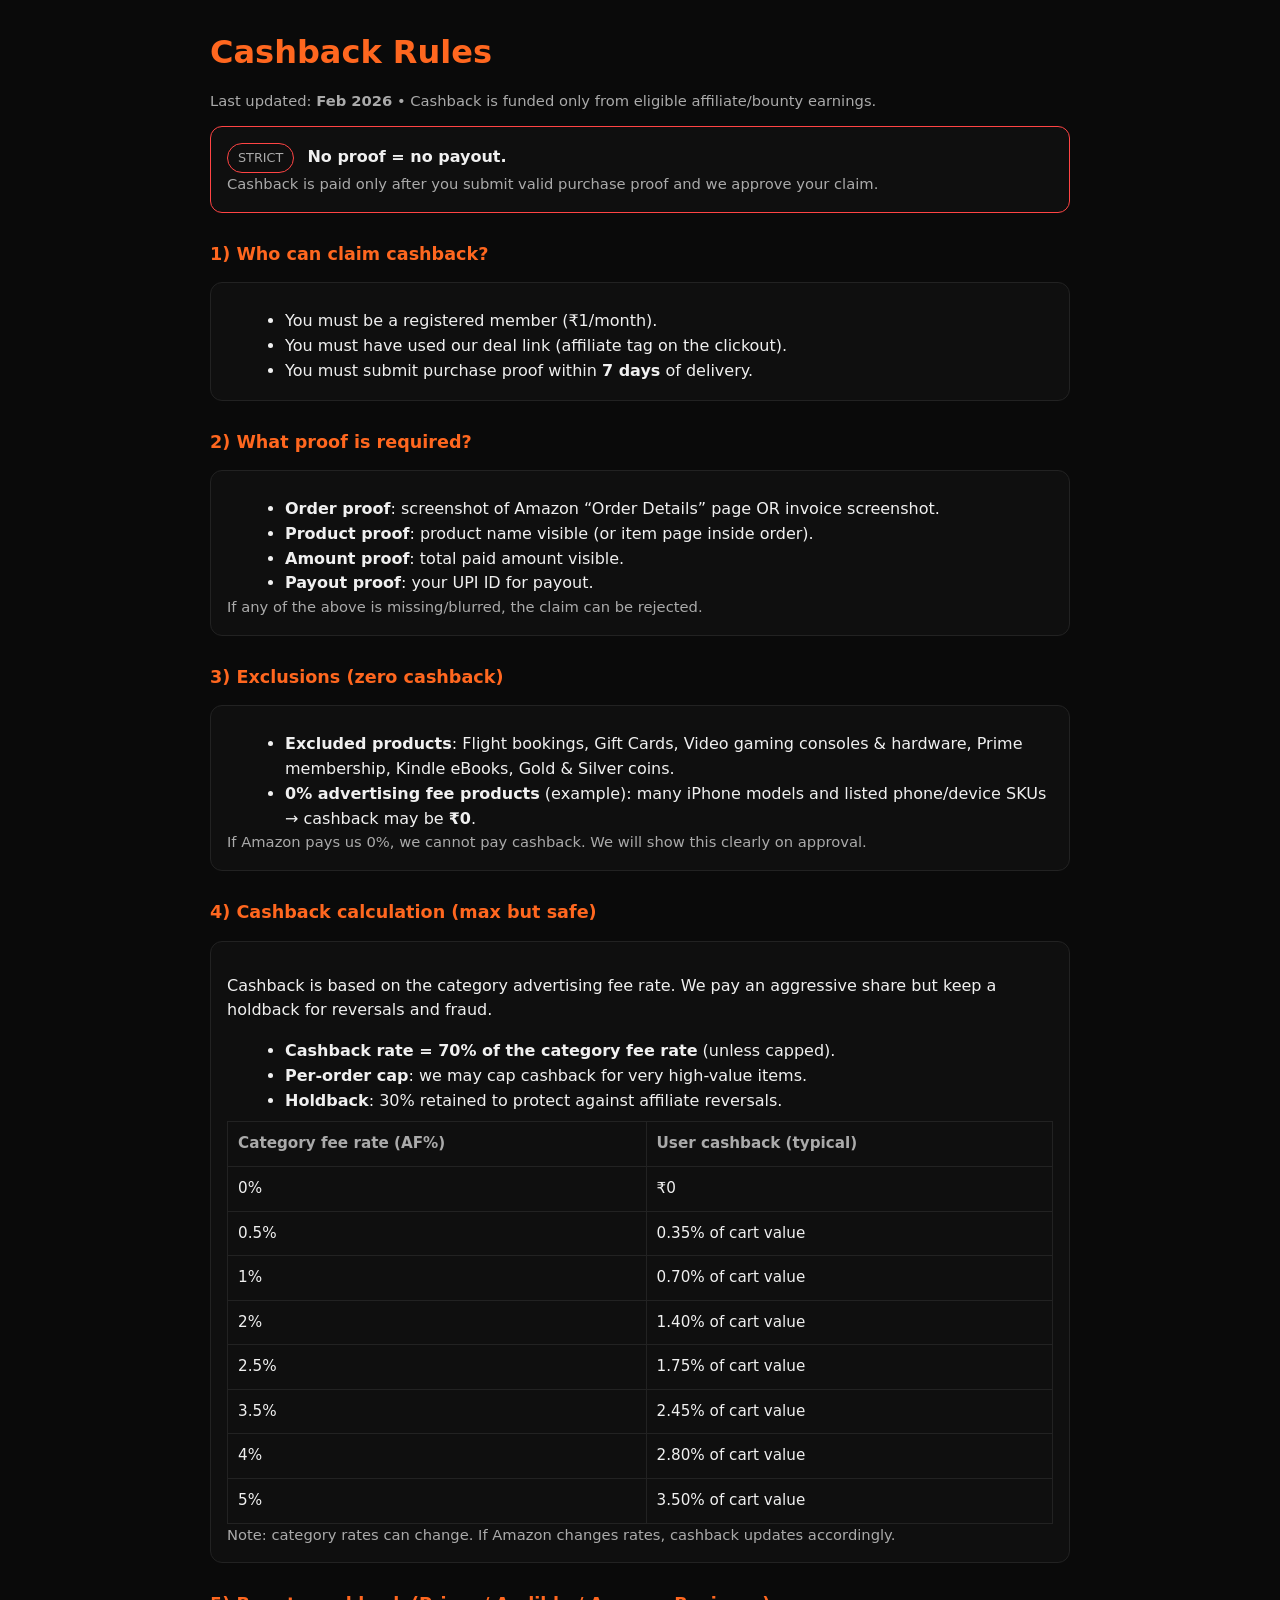
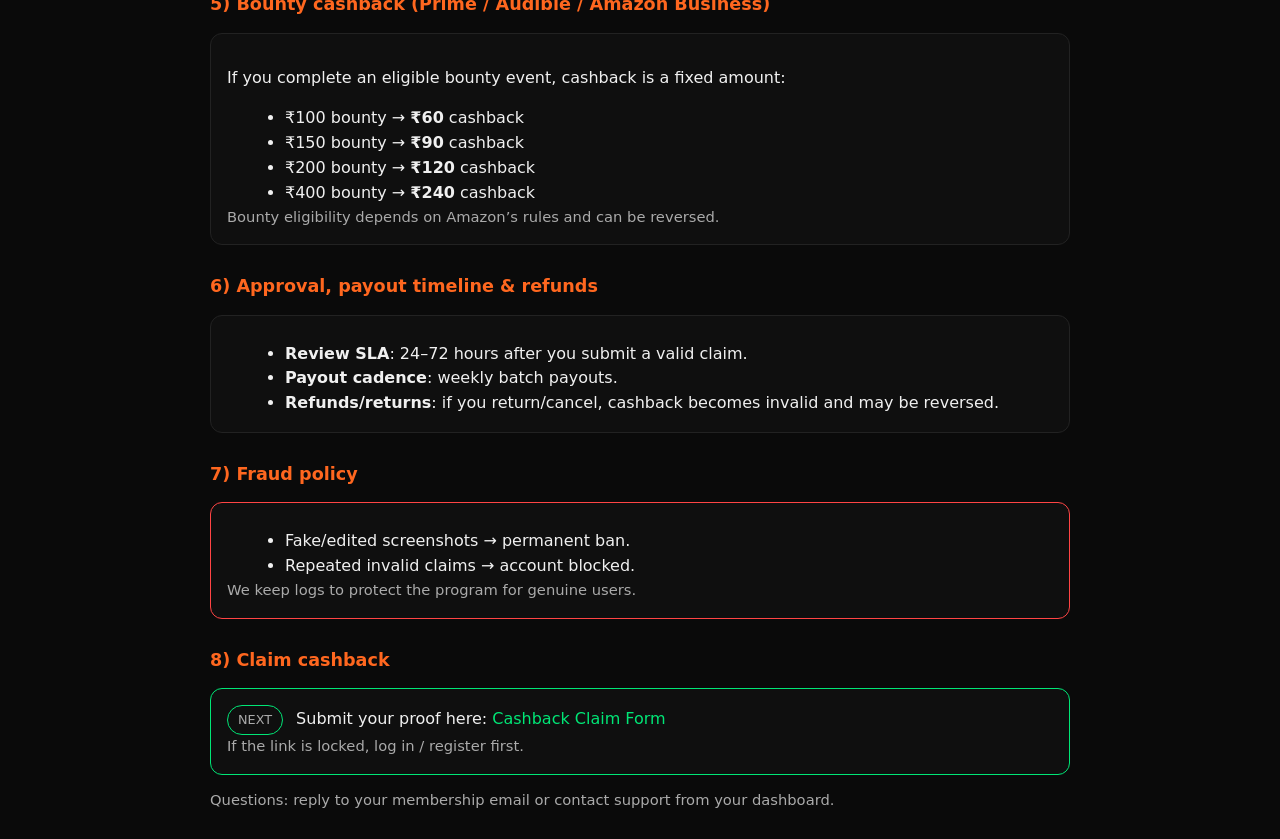
<file: cashback-rules.html>
<!doctype html>
<html lang="en">
<head>
  <meta charset="utf-8"/>
  <meta name="viewport" content="width=device-width,initial-scale=1"/>
  <title>Cashback Rules | decide.engine</title>
  <style>
    body{margin:0;background:#0a0a0a;color:#f0f0f0;font-family:system-ui,-apple-system,Segoe UI,Roboto,sans-serif;line-height:1.55}
    .wrap{max-width:860px;margin:0 auto;padding:28px}
    h1{color:#ff671f;margin:0 0 12px}
    h2{margin:28px 0 10px;color:#ff671f;font-size:1.1rem}
    .card{border:1px solid #222;border-radius:12px;padding:16px;background:#0f0f0f;margin:14px 0}
    .pill{display:inline-block;padding:4px 10px;border:1px solid #333;border-radius:999px;font-size:.8rem;color:#aaa;margin-right:8px}
    .warn{border-color:#ff4444}
    .ok{border-color:#00e676}
    a{color:#00e676;text-decoration:none}
    ul{margin:10px 0 0 18px}
    .small{color:#aaa;font-size:.92rem}
    code{background:#111;padding:2px 6px;border-radius:6px}
    .table{width:100%;border-collapse:collapse;margin-top:8px}
    .table th,.table td{border:1px solid #222;padding:10px;text-align:left;font-size:.95rem}
    .table th{color:#aaa;font-weight:600}
  </style>
</head>
<body>
  <div class="wrap">
    <h1>Cashback Rules</h1>
    <div class="small">Last updated: <b>Feb 2026</b> • Cashback is funded only from eligible affiliate/bounty earnings.</div>

    <div class="card warn">
      <span class="pill warn">STRICT</span>
      <b>No proof = no payout.</b>
      <div class="small">Cashback is paid only after you submit valid purchase proof and we approve your claim.</div>
    </div>

    <h2>1) Who can claim cashback?</h2>
    <div class="card">
      <ul>
        <li>You must be a registered member (₹1/month).</li>
        <li>You must have used our deal link (affiliate tag on the clickout).</li>
        <li>You must submit purchase proof within <b>7 days</b> of delivery.</li>
      </ul>
    </div>

    <h2>2) What proof is required?</h2>
    <div class="card">
      <ul>
        <li><b>Order proof</b>: screenshot of Amazon “Order Details” page OR invoice screenshot.</li>
        <li><b>Product proof</b>: product name visible (or item page inside order).</li>
        <li><b>Amount proof</b>: total paid amount visible.</li>
        <li><b>Payout proof</b>: your UPI ID for payout.</li>
      </ul>
      <div class="small">If any of the above is missing/blurred, the claim can be rejected.</div>
    </div>

    <h2>3) Exclusions (zero cashback)</h2>
    <div class="card">
      <ul>
        <li><b>Excluded products</b>: Flight bookings, Gift Cards, Video gaming consoles & hardware, Prime membership, Kindle eBooks, Gold & Silver coins.</li>
        <li><b>0% advertising fee products</b> (example): many iPhone models and listed phone/device SKUs → cashback may be <b>₹0</b>.</li>
      </ul>
      <div class="small">If Amazon pays us 0%, we cannot pay cashback. We will show this clearly on approval.</div>
    </div>

    <h2>4) Cashback calculation (max but safe)</h2>
    <div class="card">
      <p>Cashback is based on the category advertising fee rate. We pay an aggressive share but keep a holdback for reversals and fraud.</p>
      <ul>
        <li><b>Cashback rate = 70% of the category fee rate</b> (unless capped).</li>
        <li><b>Per-order cap</b>: we may cap cashback for very high-value items.</li>
        <li><b>Holdback</b>: 30% retained to protect against affiliate reversals.</li>
      </ul>

      <table class="table">
        <thead><tr><th>Category fee rate (AF%)</th><th>User cashback (typical)</th></tr></thead>
        <tbody>
          <tr><td>0%</td><td>₹0</td></tr>
          <tr><td>0.5%</td><td>0.35% of cart value</td></tr>
          <tr><td>1%</td><td>0.70% of cart value</td></tr>
          <tr><td>2%</td><td>1.40% of cart value</td></tr>
          <tr><td>2.5%</td><td>1.75% of cart value</td></tr>
          <tr><td>3.5%</td><td>2.45% of cart value</td></tr>
          <tr><td>4%</td><td>2.80% of cart value</td></tr>
          <tr><td>5%</td><td>3.50% of cart value</td></tr>
        </tbody>
      </table>

      <div class="small">Note: category rates can change. If Amazon changes rates, cashback updates accordingly.</div>
    </div>

    <h2>5) Bounty cashback (Prime / Audible / Amazon Business)</h2>
    <div class="card">
      <p>If you complete an eligible bounty event, cashback is a fixed amount:</p>
      <ul>
        <li>₹100 bounty → <b>₹60</b> cashback</li>
        <li>₹150 bounty → <b>₹90</b> cashback</li>
        <li>₹200 bounty → <b>₹120</b> cashback</li>
        <li>₹400 bounty → <b>₹240</b> cashback</li>
      </ul>
      <div class="small">Bounty eligibility depends on Amazon’s rules and can be reversed.</div>
    </div>

    <h2>6) Approval, payout timeline & refunds</h2>
    <div class="card">
      <ul>
        <li><b>Review SLA</b>: 24–72 hours after you submit a valid claim.</li>
        <li><b>Payout cadence</b>: weekly batch payouts.</li>
        <li><b>Refunds/returns</b>: if you return/cancel, cashback becomes invalid and may be reversed.</li>
      </ul>
    </div>

    <h2>7) Fraud policy</h2>
    <div class="card warn">
      <ul>
        <li>Fake/edited screenshots → permanent ban.</li>
        <li>Repeated invalid claims → account blocked.</li>
      </ul>
      <div class="small">We keep logs to protect the program for genuine users.</div>
    </div>

    <h2>8) Claim cashback</h2>
    <div class="card ok">
      <span class="pill ok">NEXT</span>
      Submit your proof here: <a href="/cashback-claim">Cashback Claim Form</a>
      <div class="small">If the link is locked, log in / register first.</div>
    </div>

    <div class="small">Questions: reply to your membership email or contact support from your dashboard.</div>
  </div>
</body>
</html>
</file>
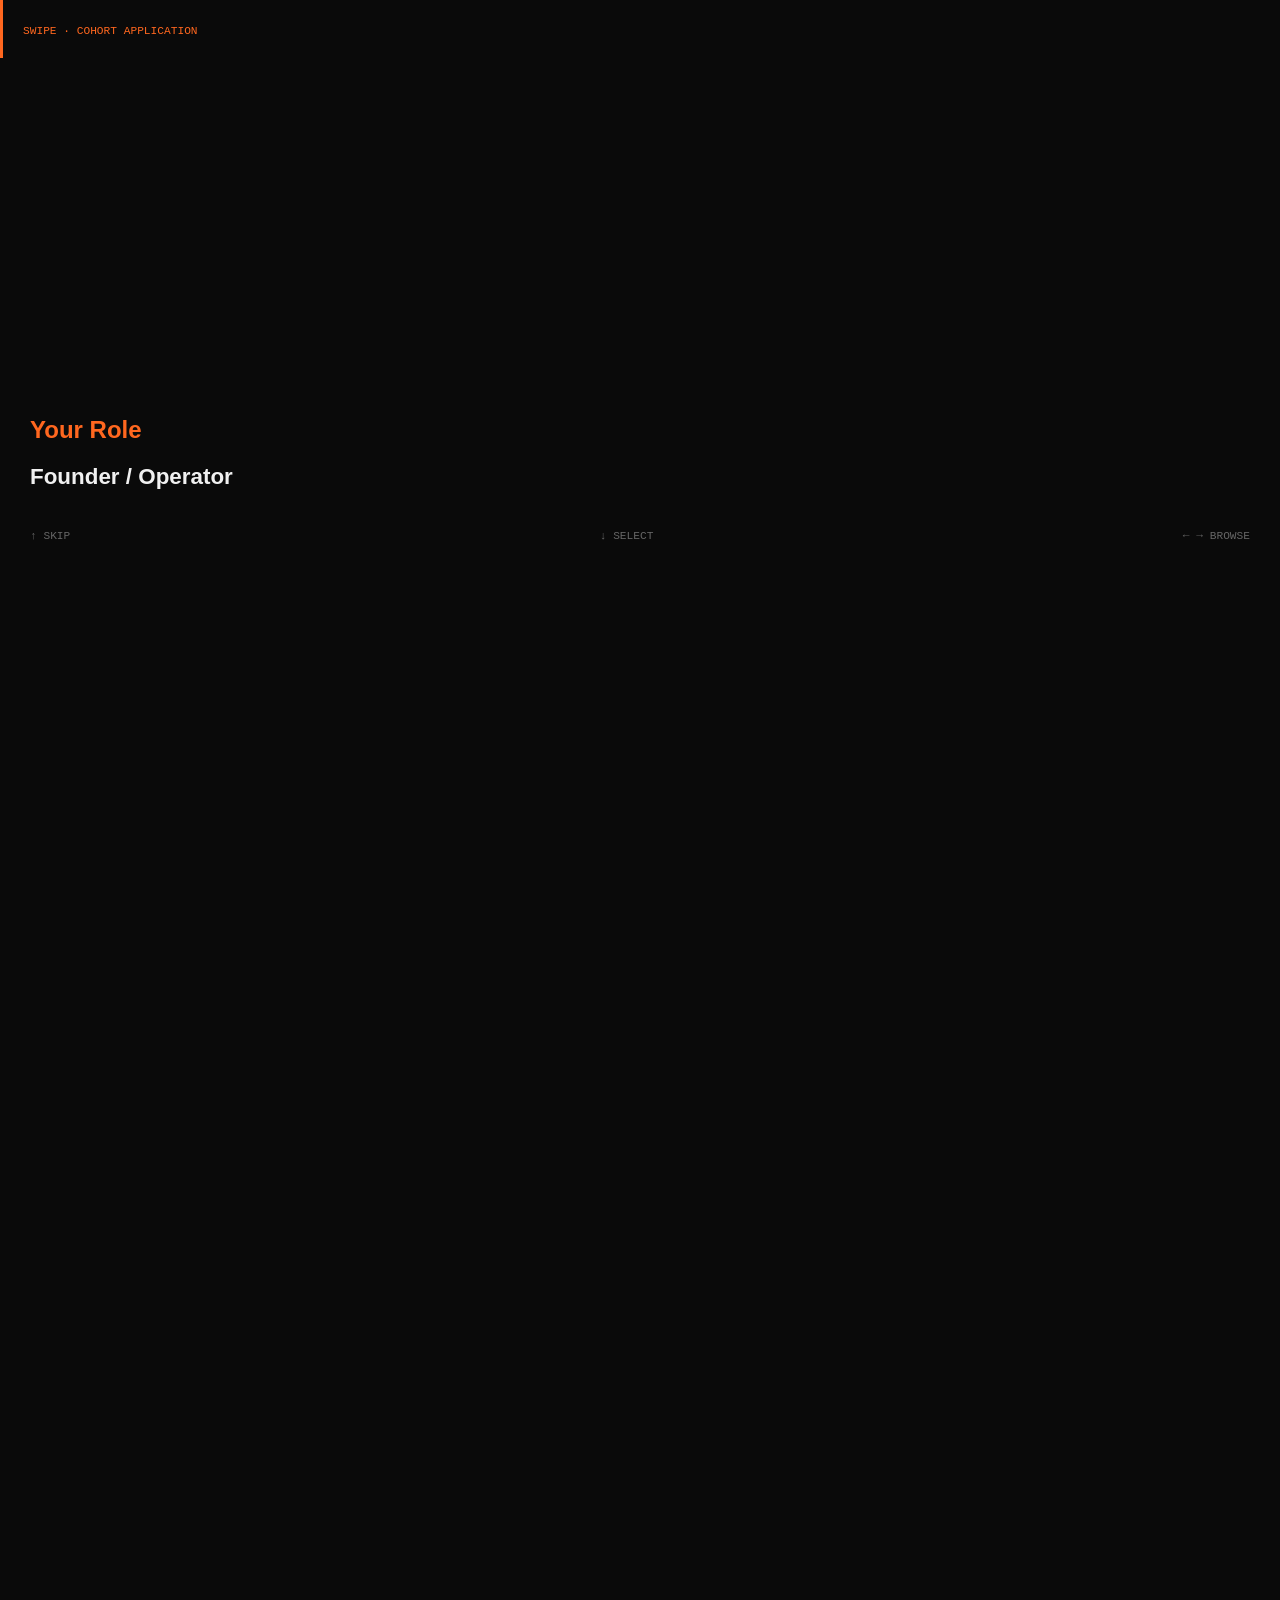
<file: CohortApplyHere.html>
<!DOCTYPE html>
<html lang="en">
<head>
<meta charset="UTF-8" />
<meta name="viewport" content="width=device-width,initial-scale=1,maximum-scale=1,user-scalable=no" />
<title>| cohort.decide · application |</title>

<style>
:root{
  --bg:#0a0a0a;
  --text:#f0f0f0;
  --accent:#ff671f;
  --go:#00e676;
  --mono:'Courier New',monospace;
}

html,body{
  margin:0;
  height:100%;
  background:var(--bg);
  color:var(--text);
  font-family:-apple-system,BlinkMacSystemFont,Segoe UI,Roboto,sans-serif;
  overflow:hidden;
  touch-action:none;
}

#app{
  position:relative;
  width:100vw;
  height:100vh;
}

.slide{
  position:absolute;
  inset:0;
  transform:translateY(100%);
  transition:.45s cubic-bezier(.2,.8,.2,1);
  display:flex;
  flex-direction:column;
}

.slide.active{transform:translateY(0);z-index:10}
.slide.prev{transform:translateY(-100%)}

.header{
  padding:20px;
  border-left:3px solid var(--accent);
}
.header span{
  font-family:var(--mono);
  font-size:.7rem;
  color:var(--accent);
}

.center{
  flex:1;
  display:flex;
  flex-direction:column;
  justify-content:center;
  padding:30px;
}

h1{
  margin:0 0 20px 0;
  color:var(--accent);
}

.option{
  font-size:1.4rem;
  font-weight:700;
  transition:transform .25s ease,opacity .25s ease;
  will-change:transform,opacity;
}

.option.enter-right{
  transform:translateX(30px);
  opacity:0;
}
.option.enter-left{
  transform:translateX(-30px);
  opacity:0;
}
.option.show{
  transform:translateX(0);
  opacity:1;
}

.hint{
  margin-top:40px;
  font-family:var(--mono);
  font-size:.7rem;
  color:#666;
  display:flex;
  justify-content:space-between;
}

#depth{
  position:fixed;
  right:0;
  top:0;
  width:4px;
  height:0;
  background:#333;
}

#toast{
  position:fixed;
  bottom:80px;
  left:50%;
  transform:translateX(-50%);
  background:#222;
  color:var(--go);
  padding:8px 16px;
  border-radius:20px;
  font-family:var(--mono);
  opacity:0;
  transition:.25s;
}

#toast.show{opacity:1}

.btn{
  background:#25D366;
  color:#000;
  padding:18px;
  border-radius:10px;
  font-weight:900;
  text-align:center;
  user-select:none;
}
</style>
</head>

<body>

<div id="app"></div>
<div id="depth"></div>
<div id="toast"></div>

<!-- PURE JSON FLOW -->
<script type="application/json" id="FLOW_JSON">
{
  "steps":[
    {
      "key":"role",
      "title":"Your Role",
      "options":[
        "Founder / Operator",
        "Product / Engineering Lead",
        "PM / Program Manager",
        "Consultant / Freelancer",
        "Student / Researcher",
        "Other"
      ]
    },
    {
      "key":"current_bottleneck",
      "title":"Current Bottleneck",
      "options":[
        "Prioritization / too many tasks",
        "Decision speed / stuck approvals",
        "Execution handoffs / team friction",
        "Metrics / KPI confusion",
        "Strategy clarity / what to do next",
        "Research overload / conflicting info"
      ]
    },
    {
      "key":"revenue_or_scope",
      "title":"Revenue or Scope",
      "options":[
        "Pre-revenue / idea stage",
        "0–$5k/mo",
        "$5k–$25k/mo",
        "$25k–$100k/mo",
        "$100k+/mo",
        "Non-revenue (team / org scope)"
      ]
    },
    {
      "key":"decision_struggle",
      "title":"One Decision You’re Stuck On",
      "options":[
        "What to build next",
        "What to stop doing",
        "Hiring / team structure",
        "Pricing / packaging",
        "Distribution / growth channel",
        "Tooling / process / AI usage",
        "Other"
      ]
    },
    {
      "key":"commitment",
      "title":"Commitment Confirmation",
      "options":[
        "Yes — I will attend live sessions",
        "Yes — I will submit weekly artifacts",
        "Maybe — depends on schedule",
        "No — just exploring"
      ]
    }
  ]
}
</script>

<script>
/* ===============================
   CONFIG
================================ */
const WHATSAPP_NUMBER = "916351537770";
const FLOW = JSON.parse(
  document.getElementById("FLOW_JSON").textContent
).steps;

/* ===============================
   STATE
================================ */
const app = document.getElementById("app");
const slides = [];
const STATE = {};
let idx = 0;

/* ===============================
   HELPERS
================================ */
function toast(t){
  const el=document.getElementById("toast");
  el.textContent=t;
  el.classList.add("show");
  setTimeout(()=>el.classList.remove("show"),1200);
}

function next(){
  if(idx>=slides.length-1) return;
  slides[idx].classList.remove("active");
  slides[idx].classList.add("prev");
  idx++;
  slides[idx].classList.add("active");
}

function swapOption(el,text,dir){
  el.className = `option enter-${dir}`;
  requestAnimationFrame(()=>{
    el.textContent = text;
    el.className = "option show";
  });
}

/* ===============================
   BUILD UI
================================ */
FLOW.forEach((step,i)=>{
  const s=document.createElement("section");
  s.className="slide"+(i===0?" active":"");
  s.dataset.key=step.key;
  s.dataset.opt=0;

  s.innerHTML=`
    <div class="header"><span>SWIPE · COHORT APPLICATION</span></div>
    <div class="center">
      <h1>${step.title}</h1>
      <div class="option show">${step.options[0]}</div>
      <div class="hint">
        <span>↑ SKIP</span>
        <span>↓ SELECT</span>
        <span>← → BROWSE</span>
      </div>
    </div>`;
  app.appendChild(s);
  slides.push(s);
});

const final=document.createElement("section");
final.className="slide";
final.innerHTML=`
  <div class="header"><span>FINAL</span></div>
  <div class="center">
    <h1>Send Application</h1>
    <div class="btn" onclick="sendWA()">SEND ON WHATSAPP</div>
    <div class="hint" style="margin-top:18px;">
      <span>Tip:</span>
      <span>Review selections before sending</span>
      <span></span>
    </div>
  </div>`;
app.appendChild(final);
slides.push(final);

/* ===============================
   TOUCH HANDLING
================================ */
let sx=0,sy=0;
app.addEventListener("touchstart",e=>{
  sx=e.touches[0].clientX;
  sy=e.touches[0].clientY;
},{passive:true});

app.addEventListener("touchmove",e=>{
  const dy=e.touches[0].clientY-sy;
  if(dy>0){
    e.preventDefault();
    document.getElementById("depth").style.height=Math.min(dy/2,100)+"%";
  }
},{passive:false});

app.addEventListener("touchend",e=>{
  const dx=e.changedTouches[0].clientX-sx;
  const dy=e.changedTouches[0].clientY-sy;
  document.getElementById("depth").style.height="0%";

  const slide=slides[idx];
  if(!slide.dataset.key){
    if(dy>60) next();
    return;
  }

  const optEl = slide.querySelector(".option");
  let opt = +slide.dataset.opt;
  const opts = FLOW[idx].options;

  // SWIPE UP = SKIP
  if(dy < -60 && Math.abs(dy) > Math.abs(dx)){
    toast("Skipped");
    next();
    return;
  }

  // SWIPE DOWN = SELECT
  if(dy > 60 && Math.abs(dy) > Math.abs(dx)){
    STATE[slide.dataset.key] = opts[opt];
    toast("Selected");
    next();
    return;
  }

  // RIGHT
  if(dx > 60){
    opt = (opt + 1) % opts.length;
    slide.dataset.opt = opt;
    swapOption(optEl, opts[opt], "right");
  }

  // LEFT
  if(dx < -60){
    opt = (opt - 1 + opts.length) % opts.length;
    slide.dataset.opt = opt;
    swapOption(optEl, opts[opt], "left");
  }
});

/* ===============================
   WHATSAPP
================================ */
function sendWA(){
  let txt="📋 *COHORT APPLICATION*\n----------------\n";

  const labels = {
    role: "Role",
    current_bottleneck: "Current bottleneck",
    revenue_or_scope: "Revenue / scope",
    decision_struggle: "Decision stuck on",
    commitment: "Commitment"
  };

  FLOW.forEach(step=>{
    const k = step.key;
    const label = labels[k] || k.replace(/_/g," ");
    const v = STATE[k] || "Not selected";
    txt += `*${label}:* ${v}\n`;
  });

  txt += "----------------\n";
  txt += "Preferred time window (IST)?:";

  window.open(
    `https://wa.me/${WHATSAPP_NUMBER}?text=${encodeURIComponent(txt)}`,
    "_blank"
  );
}
</script>
</body>
</html>
</file>
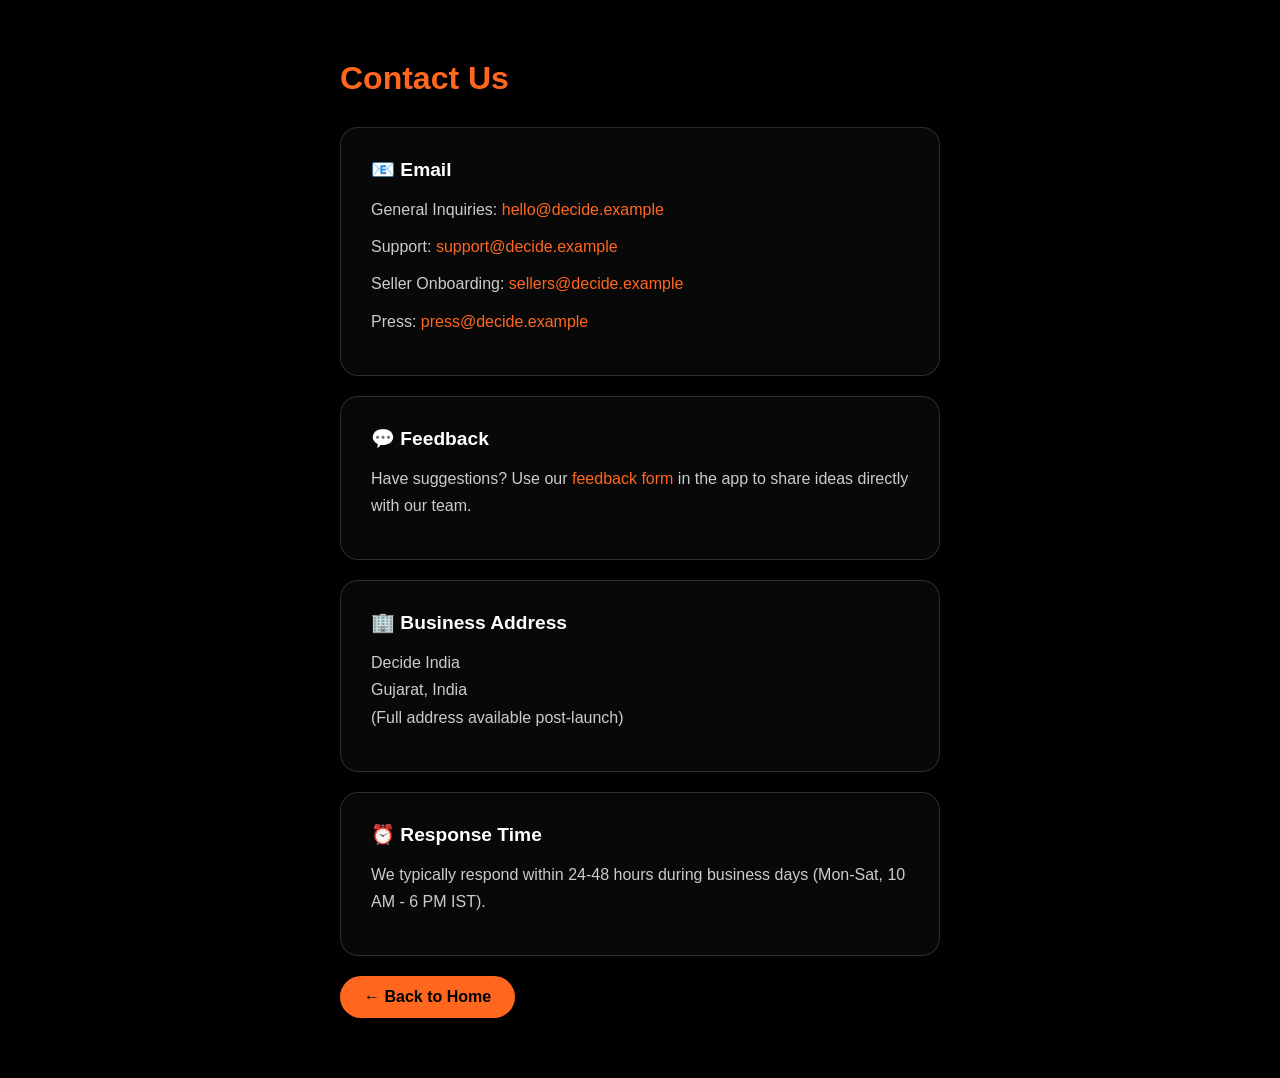
<file: contact.html>
<!DOCTYPE html>
<html lang="en">
<head>
<meta charset="UTF-8">
<meta name="viewport" content="width=device-width, initial-scale=1.0">
<title>Contact Us | Decide</title>
<link rel="icon" type="image/svg+xml" href="/favicon.svg">
<style>
:root{--orange:#ff671f}
*{margin:0;padding:0;box-sizing:border-box}
body{background:#000;color:#fff;font-family:-apple-system,BlinkMacSystemFont,'Segoe UI',Roboto,sans-serif;padding:20px}
.container{max-width:600px;margin:40px auto}
h1{color:var(--orange);margin-bottom:30px;font-size:2rem}
.contact-box{background:rgba(255,255,255,.03);border:1px solid rgba(255,255,255,.15);border-radius:18px;padding:30px;margin-bottom:20px}
.contact-box h2{font-size:1.2rem;margin-bottom:15px}
.contact-box p{color:#ccc;line-height:1.7;margin-bottom:10px}
.contact-box a{color:var(--orange);text-decoration:none}
.contact-box a:hover{text-decoration:underline}
.back{display:inline-block;padding:12px 24px;background:var(--orange);color:#000;border-radius:50px;font-weight:900;text-decoration:none}
.back:hover{background:#ff8c3f}
</style>
</head>
<body>
<div class="container">
<h1>Contact Us</h1>

<div class="contact-box">
<h2>📧 Email</h2>
<p>General Inquiries: <a href="mailto:hello@decide.example">hello@decide.example</a></p>
<p>Support: <a href="mailto:support@decide.example">support@decide.example</a></p>
<p>Seller Onboarding: <a href="mailto:sellers@decide.example">sellers@decide.example</a></p>
<p>Press: <a href="mailto:press@decide.example">press@decide.example</a></p>
</div>

<div class="contact-box">
<h2>💬 Feedback</h2>
<p>Have suggestions? Use our <a href="/">feedback form</a> in the app to share ideas directly with our team.</p>
</div>

<div class="contact-box">
<h2>🏢 Business Address</h2>
<p>Decide India<br>
Gujarat, India<br>
(Full address available post-launch)</p>
</div>

<div class="contact-box">
<h2>⏰ Response Time</h2>
<p>We typically respond within 24-48 hours during business days (Mon-Sat, 10 AM - 6 PM IST).</p>
</div>

<a href="/" class="back">← Back to Home</a>
</div>
</body>
</html>
</file>
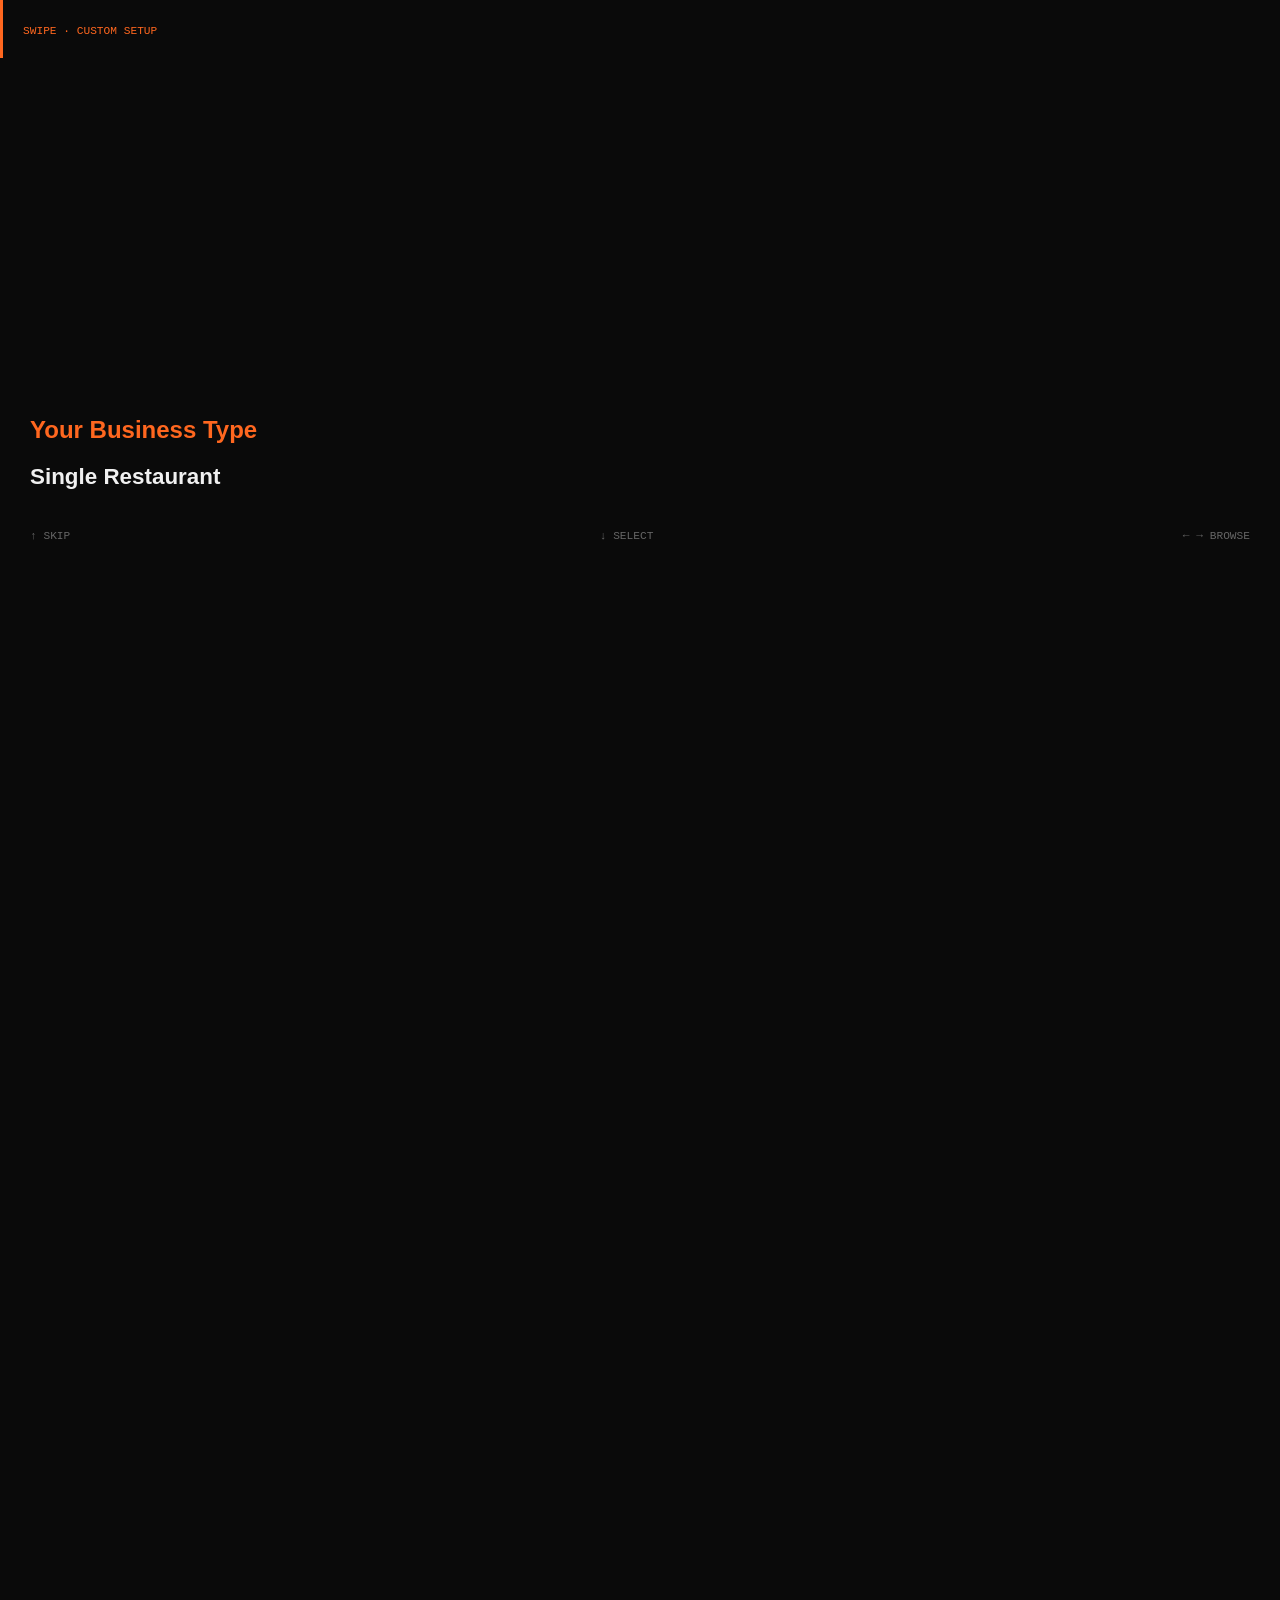
<file: CustomSwipeEngineForm.html>
<!DOCTYPE html>
<html lang="en">
<head>
<meta charset="UTF-8" />
<meta name="viewport" content="width=device-width,initial-scale=1,maximum-scale=1,user-scalable=no" />
<title>| food.decide · custom |</title>

<style>
:root{
  --bg:#0a0a0a;
  --text:#f0f0f0;
  --accent:#ff671f;
  --go:#00e676;
  --mono:'Courier New',monospace;
}

html,body{
  margin:0;
  height:100%;
  background:var(--bg);
  color:var(--text);
  font-family:-apple-system,BlinkMacSystemFont,Segoe UI,Roboto,sans-serif;
  overflow:hidden;
  touch-action:none;
}

#app{
  position:relative;
  width:100vw;
  height:100vh;
}

.slide{
  position:absolute;
  inset:0;
  transform:translateY(100%);
  transition:.45s cubic-bezier(.2,.8,.2,1);
  display:flex;
  flex-direction:column;
}

.slide.active{transform:translateY(0);z-index:10}
.slide.prev{transform:translateY(-100%)}

.header{
  padding:20px;
  border-left:3px solid var(--accent);
}
.header span{
  font-family:var(--mono);
  font-size:.7rem;
  color:var(--accent);
}

.center{
  flex:1;
  display:flex;
  flex-direction:column;
  justify-content:center;
  padding:30px;
}

h1{
  margin:0 0 20px 0;
  color:var(--accent);
}

.option{
  font-size:1.4rem;
  font-weight:700;
  transition:transform .25s ease,opacity .25s ease;
  will-change:transform,opacity;
}

.option.enter-right{
  transform:translateX(30px);
  opacity:0;
}
.option.enter-left{
  transform:translateX(-30px);
  opacity:0;
}
.option.show{
  transform:translateX(0);
  opacity:1;
}

.hint{
  margin-top:40px;
  font-family:var(--mono);
  font-size:.7rem;
  color:#666;
  display:flex;
  justify-content:space-between;
}

#depth{
  position:fixed;
  right:0;
  top:0;
  width:4px;
  height:0;
  background:#333;
}

#toast{
  position:fixed;
  bottom:80px;
  left:50%;
  transform:translateX(-50%);
  background:#222;
  color:var(--go);
  padding:8px 16px;
  border-radius:20px;
  font-family:var(--mono);
  opacity:0;
  transition:.25s;
}

#toast.show{opacity:1}

.btn{
  background:#25D366;
  color:#000;
  padding:18px;
  border-radius:10px;
  font-weight:900;
  text-align:center;
}
</style>
</head>

<body>

<div id="app"></div>
<div id="depth"></div>
<div id="toast"></div>

<!-- PURE JSON FLOW -->
<script type="application/json" id="FLOW_JSON">
{
  "steps":[
    {
      "key":"business_type",
      "title":"Your Business Type",
      "options":[
        "Single Restaurant",
        "Cloud Kitchen",
        "Multiple Outlets",
        "Delivery Operator",
        "Personal / Internal Use"
      ]
    },
    {
      "key":"primary_goal",
      "title":"Primary Goal",
      "options":[
        "Reduce platform dependency",
        "WhatsApp-only orders",
        "Internal staff usage",
        "Faster customer decisions",
        "Not sure yet"
      ]
    },
    {
      "key":"order_volume",
      "title":"Estimated Orders / Day",
      "options":[
        "< 10",
        "10 – 50",
        "50 – 200",
        "200+"
      ]
    },
    {
      "key":"pricing_intent",
      "title":"How do you want to pay?",
      "options":[
        "Trial / Free",
        "Monthly fee",
        "Per inquiry",
        "Custom setup"
      ]
    }
  ]
}
</script>

<script>
/* ===============================
   CONFIG
================================ */
const WHATSAPP_NUMBER = "916351537770";
const FLOW = JSON.parse(
  document.getElementById("FLOW_JSON").textContent
).steps;

/* ===============================
   STATE
================================ */
const app = document.getElementById("app");
const slides = [];
const STATE = {};
let idx = 0;

/* ===============================
   HELPERS
================================ */
function toast(t){
  const el=document.getElementById("toast");
  el.textContent=t;
  el.classList.add("show");
  setTimeout(()=>el.classList.remove("show"),1200);
}

function next(){
  if(idx>=slides.length-1) return;
  slides[idx].classList.remove("active");
  slides[idx].classList.add("prev");
  idx++;
  slides[idx].classList.add("active");
}

function swapOption(el,text,dir){
  el.className = `option enter-${dir}`;
  requestAnimationFrame(()=>{
    el.textContent = text;
    el.className = "option show";
  });
}

/* ===============================
   BUILD UI
================================ */
FLOW.forEach((step,i)=>{
  const s=document.createElement("section");
  s.className="slide"+(i===0?" active":"");
  s.dataset.key=step.key;
  s.dataset.opt=0;

  s.innerHTML=`
    <div class="header"><span>SWIPE · CUSTOM SETUP</span></div>
    <div class="center">
      <h1>${step.title}</h1>
      <div class="option show">${step.options[0]}</div>
      <div class="hint">
        <span>↑ SKIP</span>
        <span>↓ SELECT</span>
        <span>← → BROWSE</span>
      </div>
    </div>`;
  app.appendChild(s);
  slides.push(s);
});

const final=document.createElement("section");
final.className="slide";
final.innerHTML=`
  <div class="header"><span>FINAL</span></div>
  <div class="center">
    <h1>Send Request</h1>
    <div class="btn" onclick="sendWA()">SEND ON WHATSAPP</div>
  </div>`;
app.appendChild(final);
slides.push(final);

/* ===============================
   TOUCH HANDLING
================================ */
let sx=0,sy=0;
app.addEventListener("touchstart",e=>{
  sx=e.touches[0].clientX;
  sy=e.touches[0].clientY;
},{passive:true});

app.addEventListener("touchmove",e=>{
  const dy=e.touches[0].clientY-sy;
  if(dy>0){
    e.preventDefault();
    document.getElementById("depth").style.height=Math.min(dy/2,100)+"%";
  }
},{passive:false});

app.addEventListener("touchend",e=>{
  const dx=e.changedTouches[0].clientX-sx;
  const dy=e.changedTouches[0].clientY-sy;
  document.getElementById("depth").style.height="0%";

  const slide=slides[idx];
  if(!slide.dataset.key){
    if(dy>60) next();
    return;
  }

  const optEl = slide.querySelector(".option");
  let opt = +slide.dataset.opt;
  const opts = FLOW[idx].options;

  // SWIPE UP = SKIP
  if(dy < -60 && Math.abs(dy) > Math.abs(dx)){
    toast("Skipped");
    next();
    return;
  }

  // SWIPE DOWN = SELECT
  if(dy > 60 && Math.abs(dy) > Math.abs(dx)){
    STATE[slide.dataset.key] = opts[opt];
    toast("Selected");
    next();
    return;
  }

  // RIGHT
  if(dx > 60){
    opt = (opt + 1) % opts.length;
    slide.dataset.opt = opt;
    swapOption(optEl, opts[opt], "right");
  }

  // LEFT
  if(dx < -60){
    opt = (opt - 1 + opts.length) % opts.length;
    slide.dataset.opt = opt;
    swapOption(optEl, opts[opt], "left");
  }
});

/* ===============================
   WHATSAPP
================================ */
function sendWA(){
  let txt="📋 *CUSTOM SETUP REQUEST*\n----------------\n";
  Object.entries(STATE).forEach(([k,v])=>{
    txt+=`${k.replace(/_/g," ")}: ${v}\n`;
  });
  txt+="----------------\nYou decide once. We handle the rest.";

  window.open(
    `https://wa.me/${WHATSAPP_NUMBER}?text=${encodeURIComponent(txt)}`,
    "_blank"
  );
}
</script>
</body>
</html>
</file>
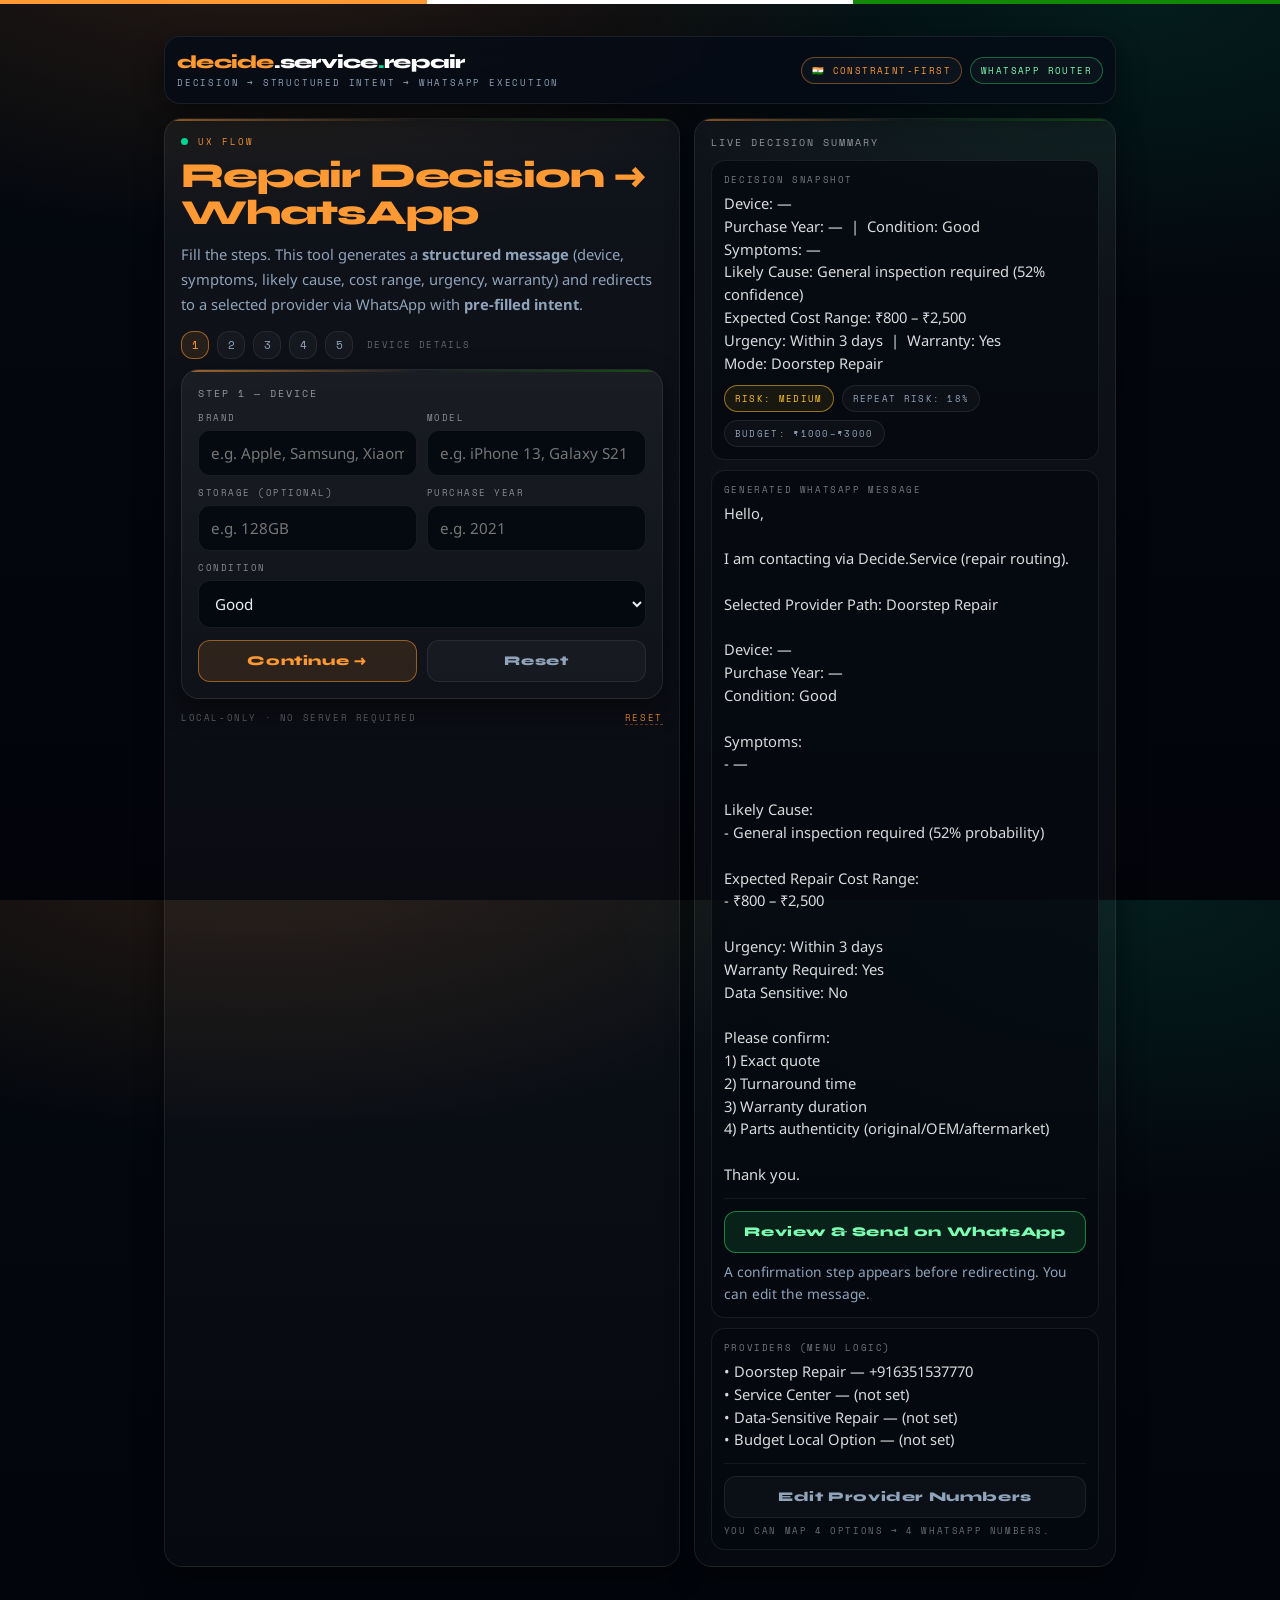
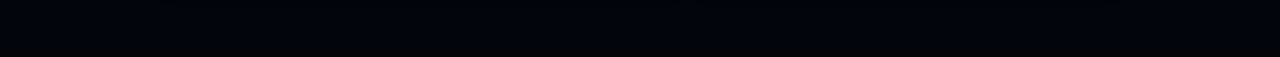
<file: decide.service.html>
<!DOCTYPE html>
<html lang="en">
<head>
  <meta charset="UTF-8" />
  <meta name="viewport" content="width=device-width, initial-scale=1.0, maximum-scale=5.0" />
  <title>decide.service | Repair Decision → WhatsApp Routing</title>

  <link rel="preconnect" href="https://fonts.googleapis.com">
  <link rel="preconnect" href="https://fonts.gstatic.com" crossorigin>
  <link href="https://fonts.googleapis.com/css2?family=Syne:wght@400;600;700;800;900&family=Space+Mono:wght@400;700&family=Noto+Sans:wght@400;600;700&display=swap" rel="stylesheet">

  <style>
    :root{
      --saffron:#FF9933;
      --green:#138808;
      --blue:#000080;
      --bg:#04080f;
      --bg2:#060c16;
      --card:#0d1825;
      --muted:#8fa3bb;
      --text:#e8edf5;
      --border: rgba(255,255,255,0.08);
      --shadow: 0 10px 28px rgba(0,0,0,0.45);
      --mono:'Space Mono', monospace;
      --disp:'Syne', sans-serif;
      --body:'Noto Sans', sans-serif;
      --ok:#00d68f;
      --warn:#fbbf24;
      --bad:#fb7185;
      --wa:#25D366;
    }
    *{box-sizing:border-box;margin:0;padding:0}
    html,body{height:100%}
    body{
      font-family:var(--body);
      background: radial-gradient(1200px 600px at 20% -10%, rgba(255,153,51,0.14), transparent 55%),
                  radial-gradient(900px 500px at 90% 0%, rgba(0,214,143,0.10), transparent 60%),
                  linear-gradient(180deg, var(--bg), #02040a);
      color:var(--text);
      overflow-x:hidden;
    }
    .tricolor{
      height:4px;
      background: linear-gradient(90deg, var(--saffron) 33.33%, #fff 33.33%, #fff 66.66%, var(--green) 66.66%);
      position:sticky; top:0; z-index:20;
    }
    .wrap{
      max-width: 980px;
      margin: 0 auto;
      padding: 18px 14px 90px;
    }
    header{
      display:flex; align-items:center; justify-content:space-between;
      gap:12px;
      padding: 14px 12px;
      position:sticky; top:4px; z-index:10;
      background: rgba(6,12,22,0.82);
      border:1px solid var(--border);
      border-radius: 16px;
      backdrop-filter: blur(10px);
      box-shadow: var(--shadow);
      margin: 14px 0 14px;
    }
    .brand{
      display:flex; flex-direction:column; gap:3px;
      min-width:0;
    }
    .brand .logo{
      font-family:var(--disp);
      font-weight:900;
      letter-spacing:-.04em;
      font-size: 1.15rem;
      white-space:nowrap;
      overflow:hidden;
      text-overflow:ellipsis;
    }
    .logo .a{color:var(--saffron)}
    .logo .b{color:#fff}
    .logo .dot{color:var(--ok)}
    .brand .sub{
      font-family:var(--mono);
      font-size:.58rem;
      letter-spacing:1.8px;
      text-transform:uppercase;
      color:var(--muted);
    }
    .badgeRow{display:flex; gap:8px; flex-wrap:wrap; justify-content:flex-end}
    .badge{
      font-family:var(--mono);
      font-size:.58rem;
      letter-spacing:1.4px;
      text-transform:uppercase;
      padding:6px 10px;
      border-radius:999px;
      border:1px solid var(--border);
      color:var(--muted);
      background: rgba(255,255,255,0.03);
      white-space:nowrap;
    }
    .badge.ind{border-color: rgba(255,153,51,0.4); color: var(--saffron)}
    .badge.wa{border-color: rgba(37,211,102,0.45); color: #7CFFB1}
    .grid{
      display:grid;
      grid-template-columns: 1.1fr 0.9fr;
      gap: 14px;
    }
    @media (max-width: 920px){
      .grid{grid-template-columns:1fr}
    }
    .card{
      background: linear-gradient(180deg, rgba(255,255,255,0.05), rgba(255,255,255,0.02));
      border:1px solid var(--border);
      border-radius: 18px;
      padding: 16px;
      box-shadow: var(--shadow);
      position:relative;
      overflow:hidden;
    }
    .card::before{
      content:"";
      position:absolute; left:0; right:0; top:0; height:2px;
      background: linear-gradient(90deg, rgba(255,153,51,0.9), rgba(255,255,255,0.0), rgba(19,136,8,0.7));
      opacity:.65;
    }
    .kicker{
      font-family:var(--mono);
      font-size:.58rem;
      letter-spacing:2px;
      text-transform:uppercase;
      color: rgba(255,153,51,0.95);
      margin-bottom: 10px;
      display:flex;
      align-items:center;
      gap:10px;
    }
    .pulse{
      width:7px;height:7px;border-radius:50%;
      background: var(--ok);
      box-shadow: 0 0 0 rgba(0,214,143,0.5);
      animation: pulse 2s ease-in-out infinite;
    }
    @keyframes pulse{
      0%,100%{transform:scale(1); box-shadow:0 0 0 0 rgba(0,214,143,0.35)}
      50%{transform:scale(1.45); box-shadow:0 0 0 10px rgba(0,214,143,0)}
    }
    h1{
      font-family:var(--disp);
      font-weight:900;
      letter-spacing:-.03em;
      font-size: clamp(1.35rem, 3.4vw, 2.2rem);
      line-height:1.05;
      margin-bottom:10px;
      color: var(--saffron);
    }
    p.desc{
      color: var(--muted);
      line-height:1.7;
      font-size:.92rem;
      margin-bottom: 14px;
    }
    .stepper{
      display:flex;
      gap:8px;
      align-items:center;
      flex-wrap:wrap;
      margin: 6px 0 10px;
    }
    .stepDot{
      width:28px;height:28px;border-radius: 12px;
      border:1px solid var(--border);
      display:flex;align-items:center;justify-content:center;
      font-family:var(--mono);
      font-size:.7rem;
      color: var(--muted);
      background: rgba(255,255,255,0.03);
    }
    .stepDot.active{
      border-color: rgba(255,153,51,0.55);
      color: var(--saffron);
      background: rgba(255,153,51,0.10);
    }
    .stepDot.done{
      border-color: rgba(0,214,143,0.45);
      color: var(--ok);
      background: rgba(0,214,143,0.08);
    }
    .stepLabel{
      font-family:var(--mono);
      font-size:.58rem;
      letter-spacing:1.4px;
      text-transform:uppercase;
      color: rgba(255,255,255,0.35);
      margin-left:6px;
    }
    .formRow{
      display:grid;
      grid-template-columns: 1fr 1fr;
      gap: 10px;
      margin-top: 10px;
    }
    @media (max-width: 520px){
      .formRow{grid-template-columns:1fr}
    }
    label{
      display:block;
      font-family:var(--mono);
      font-size:.58rem;
      letter-spacing:1.5px;
      text-transform:uppercase;
      color: rgba(255,255,255,0.5);
      margin: 0 0 6px;
    }
    input, select, textarea{
      width:100%;
      background: rgba(4,8,15,0.9);
      border:1px solid var(--border);
      color: var(--text);
      border-radius: 12px;
      padding: 12px 12px;
      outline:none;
      font-size: .95rem;
      font-family: var(--body);
      transition: border-color .2s, box-shadow .2s;
    }
    input:focus, select:focus, textarea:focus{
      border-color: rgba(255,153,51,0.5);
      box-shadow: 0 0 0 3px rgba(255,153,51,0.10);
    }
    textarea{min-height: 110px; resize: vertical; line-height:1.6}
    .chips{
      display:flex; flex-wrap:wrap; gap:8px;
      margin-top: 10px;
    }
    .chip{
      font-family:var(--mono);
      font-size:.58rem;
      letter-spacing:1px;
      text-transform:uppercase;
      padding: 6px 10px;
      border-radius:999px;
      border:1px solid var(--border);
      color: var(--muted);
      background: rgba(255,255,255,0.03);
      cursor:pointer;
      -webkit-tap-highlight-color: transparent;
      user-select:none;
    }
    .chip.on{
      border-color: rgba(0,214,143,0.45);
      color: var(--ok);
      background: rgba(0,214,143,0.08);
    }
    .btnRow{
      display:grid;
      grid-template-columns: 1fr 1fr;
      gap:10px;
      margin-top: 12px;
    }
    @media (max-width: 520px){ .btnRow{grid-template-columns:1fr} }
    button{
      width:100%;
      border:1px solid var(--border);
      background: rgba(255,255,255,0.03);
      color: var(--text);
      border-radius: 12px;
      padding: 12px 14px;
      font-family: var(--disp);
      letter-spacing:.6px;
      font-weight: 800;
      cursor:pointer;
      transition: transform .08s ease, opacity .15s ease, box-shadow .15s ease, border-color .15s ease;
      -webkit-tap-highlight-color: transparent;
    }
    button:active{transform:scale(.98); opacity:.92}
    button.primary{
      background: rgba(255,153,51,0.12);
      border-color: rgba(255,153,51,0.5);
      color: var(--saffron);
    }
    button.primary:hover{box-shadow: 0 0 18px rgba(255,153,51,0.14)}
    button.good{
      background: rgba(0,214,143,0.10);
      border-color: rgba(0,214,143,0.45);
      color: var(--ok);
    }
    button.good:hover{box-shadow: 0 0 18px rgba(0,214,143,0.12)}
    button.wa{
      background: rgba(37,211,102,0.12);
      border-color: rgba(37,211,102,0.55);
      color: #7CFFB1;
    }
    button.wa:hover{box-shadow: 0 0 18px rgba(37,211,102,0.14)}
    button.muted{color: var(--muted)}
    button.danger{
      background: rgba(248,113,113,0.10);
      border-color: rgba(248,113,113,0.4);
      color: #fca5a5;
    }

    .sideCardTitle{
      font-family: var(--mono);
      font-size:.62rem;
      letter-spacing: 2px;
      text-transform: uppercase;
      color: rgba(255,255,255,0.55);
      margin-bottom:10px;
    }
    .mini{
      display:flex; flex-direction:column; gap:10px;
    }
    .kv{
      background: rgba(4,8,15,0.75);
      border:1px solid var(--border);
      border-radius: 14px;
      padding: 12px;
    }
    .kv .k{
      font-family: var(--mono);
      font-size:.58rem;
      letter-spacing:1.6px;
      text-transform: uppercase;
      color: rgba(255,255,255,0.45);
      margin-bottom: 6px;
    }
    .kv .v{
      font-size:.92rem;
      color: rgba(255,255,255,0.85);
      line-height:1.55;
      white-space:pre-wrap;
      word-break:break-word;
    }
    .riskRow{display:flex; gap:8px; flex-wrap:wrap; margin-top:10px}
    .pill{
      font-family: var(--mono);
      font-size:.58rem;
      letter-spacing:1.3px;
      text-transform: uppercase;
      padding: 6px 10px;
      border-radius:999px;
      border:1px solid var(--border);
      color: var(--muted);
      background: rgba(255,255,255,0.03);
    }
    .pill.ok{border-color: rgba(0,214,143,0.45); color: var(--ok); background: rgba(0,214,143,0.08)}
    .pill.warn{border-color: rgba(251,191,36,0.55); color: var(--warn); background: rgba(251,191,36,0.08)}
    .pill.bad{border-color: rgba(251,113,133,0.55); color: var(--bad); background: rgba(251,113,133,0.08)}
    .divider{
      height:1px;
      background: rgba(255,255,255,0.06);
      margin: 12px 0;
    }

    /* Modal */
    .overlay{
      position:fixed; inset:0;
      background: rgba(0,0,0,0.58);
      display:none;
      align-items:flex-end;
      justify-content:center;
      z-index:50;
      padding: 14px;
    }
    .overlay.open{display:flex}
    .modal{
      width:min(860px, 100%);
      background: rgba(6,12,22,0.98);
      border:1px solid var(--border);
      border-radius: 20px;
      box-shadow: 0 30px 90px rgba(0,0,0,0.65);
      overflow:hidden;
      transform: translateY(12px);
      animation: up .2s ease forwards;
    }
    @keyframes up{to{transform: translateY(0)}}
    .modalTop{
      padding: 14px 16px;
      display:flex;
      align-items:center;
      justify-content:space-between;
      gap: 10px;
      border-bottom: 1px solid rgba(255,255,255,0.06);
    }
    .modalTop .t{
      font-family: var(--disp);
      font-weight: 900;
      letter-spacing:-.02em;
      color: var(--saffron);
      font-size: 1.05rem;
    }
    .modalBody{
      padding: 14px 16px;
      display:grid;
      grid-template-columns: 1fr 1fr;
      gap: 12px;
    }
    @media (max-width: 860px){
      .modalBody{grid-template-columns:1fr}
    }
    .hint{
      font-size: .86rem;
      color: var(--muted);
      line-height:1.6;
      margin-top: 8px;
    }
    .monoSmall{
      font-family: var(--mono);
      font-size:.58rem;
      letter-spacing:1.6px;
      text-transform: uppercase;
      color: rgba(255,255,255,0.4);
      margin-top: 6px;
    }
    .toast{
      position: fixed;
      left: 50%;
      transform: translateX(-50%);
      bottom: 18px;
      background: rgba(13,24,37,0.95);
      border: 1px solid rgba(0,214,143,0.4);
      color: var(--ok);
      padding: 10px 18px;
      border-radius: 999px;
      font-family: var(--mono);
      font-size: .62rem;
      letter-spacing: 1.6px;
      text-transform: uppercase;
      opacity: 0;
      pointer-events:none;
      transition: opacity .2s ease;
      z-index: 60;
      box-shadow: 0 18px 40px rgba(0,0,0,0.5);
      white-space: nowrap;
    }
    .toast.on{opacity:1}

    /* Small footer text */
    .foot{
      margin-top: 12px;
      font-family: var(--mono);
      font-size: .55rem;
      letter-spacing: 1.6px;
      text-transform: uppercase;
      color: rgba(255,255,255,0.35);
      display:flex;
      justify-content:space-between;
      gap:8px;
      flex-wrap:wrap;
    }
    .linklike{
      color: rgba(255,153,51,0.9);
      text-decoration: none;
      border-bottom: 1px dashed rgba(255,153,51,0.35);
    }
  </style>
</head>
<body>
  <div class="tricolor"></div>

  <div class="wrap">
    <header>
      <div class="brand">
        <div class="logo"><span class="a">decide</span><span class="b">.service</span><span class="dot">.</span><span class="b">repair</span></div>
        <div class="sub">Decision → Structured Intent → WhatsApp Execution</div>
      </div>
      <div class="badgeRow">
        <div class="badge ind">🇮🇳 Constraint-first</div>
        <div class="badge wa">WhatsApp Router</div>
      </div>
    </header>

    <div class="grid">
      <!-- Main Flow -->
      <section class="card" id="flowCard">
        <div class="kicker"><span class="pulse"></span>UX FLOW</div>
        <h1>Repair Decision → WhatsApp</h1>
        <p class="desc">
          Fill the steps. This tool generates a <b>structured message</b> (device, symptoms, likely cause, cost range, urgency, warranty)
          and redirects to a selected provider via WhatsApp with <b>pre-filled intent</b>.
        </p>

        <div class="stepper" id="stepper"></div>

        <div id="stepArea"><!-- step content rendered here --></div>

        <div class="foot">
          <span>Local-only · No server required</span>
          <span><a class="linklike" href="#" onclick="resetAll();return false;">Reset</a></span>
        </div>
      </section>

      <!-- Live Summary / Routing -->
      <aside class="card" id="summaryCard">
        <div class="sideCardTitle">Live Decision Summary</div>

        <div class="mini">
          <div class="kv">
            <div class="k">Decision Snapshot</div>
            <div class="v" id="snapText">Complete Step 1 to start.</div>
            <div class="riskRow" id="riskRow"></div>
          </div>

          <div class="kv">
            <div class="k">Generated WhatsApp Message</div>
            <div class="v" id="waPreview">—</div>
            <div class="divider"></div>
            <button class="wa" id="btnReview" onclick="openReviewModal()" disabled>Review & Send on WhatsApp</button>
            <div class="hint">A confirmation step appears before redirecting. You can edit the message.</div>
          </div>

          <div class="kv">
            <div class="k">Providers (Menu Logic)</div>
            <div class="v" id="providerList">Pick category in Step 4.</div>
            <div class="divider"></div>
            <button class="muted" onclick="openProviderEditor()">Edit Provider Numbers</button>
            <div class="monoSmall">You can map 4 options → 4 WhatsApp numbers.</div>
          </div>
        </div>
      </aside>
    </div>
  </div>

  <!-- Review Modal -->
  <div class="overlay" id="overlay" onclick="closeModalIfBackdrop(event)">
    <div class="modal" role="dialog" aria-modal="true" aria-label="Review WhatsApp message">
      <div class="modalTop">
        <div class="t">Confirm summary to share</div>
        <button class="danger" style="width:auto;padding:10px 12px" onclick="closeModal()">Close</button>
      </div>
      <div class="modalBody">
        <div class="kv">
          <div class="k">Selected Provider</div>
          <div class="v" id="modalProvider">—</div>
          <div class="divider"></div>
          <div class="k">WhatsApp Number</div>
          <div class="v" id="modalNumber">—</div>
          <div class="divider"></div>
          <div class="k">Notes</div>
          <div class="v" id="modalNotes" style="color:rgba(255,255,255,0.75)">Your structured intent improves quote accuracy and reduces fraud.</div>
        </div>

        <div class="kv">
          <div class="k">Editable Message (will be prefilled in WhatsApp)</div>
          <textarea id="modalMessage" spellcheck="false"></textarea>
          <div class="btnRow">
            <button class="good" onclick="copyMessage()">Copy</button>
            <button class="wa" onclick="sendWhatsApp()">Open WhatsApp</button>
          </div>
          <div class="hint">
            Tip: If WhatsApp blocks very long messages, shorten “Summary” lines.
          </div>
        </div>
      </div>
    </div>
  </div>

  <!-- Provider Editor Modal (reuses overlay) -->
  <div class="overlay" id="provOverlay" onclick="closeProvIfBackdrop(event)">
    <div class="modal" role="dialog" aria-modal="true" aria-label="Edit providers">
      <div class="modalTop">
        <div class="t">Provider Routing Settings</div>
        <button class="danger" style="width:auto;padding:10px 12px" onclick="closeProviderEditor()">Close</button>
      </div>
      <div class="modalBody">
        <div class="kv">
          <div class="k">How it works</div>
          <div class="v" style="color:rgba(255,255,255,0.8)">
            You can route to different repair partners via WhatsApp:
            <br><br>
            1) Doorstep Repair<br>
            2) Service Center<br>
            3) Data-Sensitive Repair<br>
            4) Budget Local Option
            <br><br>
            Each option has a WhatsApp number. These are stored in your browser (localStorage).
          </div>
        </div>

        <div class="kv">
          <div class="k">Edit WhatsApp Numbers</div>
          <div class="formRow" style="margin-top:0">
            <div>
              <label>Doorstep Repair</label>
              <input id="p_doorstep" placeholder="e.g. 916351537770" />
            </div>
            <div>
              <label>Service Center</label>
              <input id="p_service" placeholder="e.g. 91XXXXXXXXXX" />
            </div>
            <div>
              <label>Data-Sensitive Repair</label>
              <input id="p_data" placeholder="e.g. 91XXXXXXXXXX" />
            </div>
            <div>
              <label>Budget Local Option</label>
              <input id="p_budget" placeholder="e.g. 91XXXXXXXXXX" />
            </div>
          </div>
          <div class="btnRow">
            <button class="primary" onclick="saveProviders()">Save</button>
            <button class="muted" onclick="resetProviders()">Reset Defaults</button>
          </div>
          <div class="monoSmall">Numbers should be digits only. Include country code (91...).</div>
        </div>
      </div>
    </div>
  </div>

  <div class="toast" id="toast"></div>

  <script>
    // ─────────────────────────────────────────────────────────
    // State
    // ─────────────────────────────────────────────────────────
    const STORAGE_KEY = "decide_service_repair_v1";
    const PROVIDER_KEY = "decide_service_repair_providers_v1";

    const DEFAULT_PROVIDERS = {
      doorstep: { label: "Doorstep Repair", number: "916351537770", risk: "Medium", repeatRiskPct: 18 },
      service:  { label: "Service Center", number: "", risk: "Low", repeatRiskPct: 10 },
      data:     { label: "Data-Sensitive Repair", number: "", risk: "Low", repeatRiskPct: 8 },
      budget:   { label: "Budget Local Option", number: "", risk: "High", repeatRiskPct: 26 }
    };

    const STEPS = [
      { id: 1, name: "Device",        label: "Device details" },
      { id: 2, name: "Symptoms",      label: "Symptoms & condition" },
      { id: 3, name: "Constraints",   label: "Constraints" },
      { id: 4, name: "Routing",       label: "Choose provider path" },
      { id: 5, name: "Review",        label: "Review & send" }
    ];

    let state = {
      step: 1,
      deviceBrand: "",
      deviceModel: "",
      storage: "",
      purchaseYear: "",
      condition: "Good",
      symptoms: [],
      customSymptoms: "",
      urgency: "Within 3 days",
      warrantyRequired: "Yes",
      budget: "₹1000–₹3000",
      dataSensitive: "No",
      location: "",
      preferredMode: "Doorstep Repair",
      extraNotes: "",
      diagnosis: { cause: "", probability: 0, costMin: 0, costMax: 0, risk: "Medium" }
    };

    // ─────────────────────────────────────────────────────────
    // Helpers
    // ─────────────────────────────────────────────────────────
    const $ = (id) => document.getElementById(id);

    let toastTimer = null;
    function toast(msg){
      const t = $("toast");
      t.textContent = msg;
      t.classList.add("on");
      clearTimeout(toastTimer);
      toastTimer = setTimeout(()=>t.classList.remove("on"), 2200);
    }

    function safeText(x){ return (x ?? "").toString().trim(); }

    function encodeWA(text){
      return encodeURIComponent(text);
    }

    function onlyDigits(x){
      return safeText(x).replace(/[^\d]/g,"");
    }

    function clamp(n,min,max){ return Math.max(min, Math.min(max,n)); }

    function loadState(){
      try{
        const raw = localStorage.getItem(STORAGE_KEY);
        if(raw){
          const parsed = JSON.parse(raw);
          state = { ...state, ...parsed };
        }
      }catch(e){}
    }

    function saveState(){
      try{
        localStorage.setItem(STORAGE_KEY, JSON.stringify(state));
      }catch(e){}
    }

    function loadProviders(){
      try{
        const raw = localStorage.getItem(PROVIDER_KEY);
        if(raw){
          const p = JSON.parse(raw);
          return { ...DEFAULT_PROVIDERS, ...p };
        }
      }catch(e){}
      return { ...DEFAULT_PROVIDERS };
    }

    function saveProvidersToStorage(p){
      try{
        localStorage.setItem(PROVIDER_KEY, JSON.stringify(p));
      }catch(e){}
    }

    // Simple diagnosis engine (rule-of-thumb) — replace later with your own scoring model
    function computeDiagnosis(){
      const sy = state.symptoms.slice();
      const custom = safeText(state.customSymptoms);
      const all = (sy.join(" ") + " " + custom).toLowerCase();

      let cause = "General inspection required";
      let prob = 52;
      let costMin = 800;
      let costMax = 2500;

      if(all.includes("battery") || all.includes("drain") || all.includes("overheat")){
        cause = "Battery degradation / power IC check";
        prob = 68;
        costMin = 1800;
        costMax = 4500;
      }
      if(all.includes("screen") || all.includes("display") || all.includes("touch")){
        cause = "Display / touch panel issue";
        prob = 72;
        costMin = 1800;
        costMax = 9000;
      }
      if(all.includes("speaker") || all.includes("mic") || all.includes("audio")){
        cause = "Audio component / flex / board inspection";
        prob = 63;
        costMin = 1200;
        costMax = 4000;
      }
      if(all.includes("water") || all.includes("liquid")){
        cause = "Liquid damage (risk: corrosion)";
        prob = 78;
        costMin = 2000;
        costMax = 12000;
      }

      // Adjust by constraints
      if(state.dataSensitive === "Yes"){
        prob = clamp(prob + 5, 45, 90);
      }
      if(state.condition === "Poor"){
        costMax = Math.round(costMax * 1.25);
      }
      if(state.condition === "Excellent"){
        costMax = Math.round(costMax * 0.95);
      }

      // Risk pill tied to routing + data
      let risk = "Medium";
      if(state.preferredMode === "Budget Local Option") risk = "High";
      if(state.preferredMode === "Data-Sensitive Repair") risk = "Low";
      if(state.preferredMode === "Service Center") risk = "Low";

      state.diagnosis = { cause, probability: prob, costMin, costMax, risk };
      saveState();
    }

    function currencyINR(n){
      try{
        return "₹" + Number(n).toLocaleString("en-IN");
      }catch(e){
        return "₹" + n;
      }
    }

    function buildSnapshot(){
      const brand = safeText(state.deviceBrand);
      const model = safeText(state.deviceModel);
      const storage = safeText(state.storage);
      const yr = safeText(state.purchaseYear);
      const cond = safeText(state.condition);

      const sym = state.symptoms.length ? state.symptoms.join(", ") : "—";
      const extra = safeText(state.customSymptoms);

      const d = state.diagnosis;

      return [
        `Device: ${[brand, model, storage].filter(Boolean).join(" ").trim() || "—"}`,
        `Purchase Year: ${yr || "—"}  |  Condition: ${cond || "—"}`,
        `Symptoms: ${sym}${extra ? " + " + extra : ""}`,
        `Likely Cause: ${d.cause} (${d.probability}% confidence)`,
        `Expected Cost Range: ${currencyINR(d.costMin)} – ${currencyINR(d.costMax)}`,
        `Urgency: ${state.urgency}  |  Warranty: ${state.warrantyRequired}`,
        `Mode: ${state.preferredMode}`
      ].join("\n");
    }

    function buildWhatsAppMessage(selectedProviderLabel){
      const brand = safeText(state.deviceBrand);
      const model = safeText(state.deviceModel);
      const storage = safeText(state.storage);
      const yr = safeText(state.purchaseYear);
      const cond = safeText(state.condition);

      const sym = state.symptoms.length ? state.symptoms.join(", ") : "—";
      const extra = safeText(state.customSymptoms);
      const location = safeText(state.location);
      const notes = safeText(state.extraNotes);

      const d = state.diagnosis;

      const lines = [];
      lines.push("Hello,");
      lines.push("");
      lines.push("I am contacting via Decide.Service (repair routing).");
      lines.push("");
      if(selectedProviderLabel) lines.push(`Selected Provider Path: ${selectedProviderLabel}`);
      lines.push("");
      lines.push(`Device: ${[brand, model].filter(Boolean).join(" ").trim() || "—"}${storage ? " (" + storage + ")" : ""}`);
      lines.push(`Purchase Year: ${yr || "—"}`);
      lines.push(`Condition: ${cond || "—"}`);
      if(location) lines.push(`Location: ${location}`);
      lines.push("");
      lines.push("Symptoms:");
      lines.push(`- ${sym}${extra ? " + " + extra : ""}`);
      lines.push("");
      lines.push("Likely Cause:");
      lines.push(`- ${d.cause} (${d.probability}% probability)`);
      lines.push("");
      lines.push("Expected Repair Cost Range:");
      lines.push(`- ${currencyINR(d.costMin)} – ${currencyINR(d.costMax)}`);
      lines.push("");
      lines.push(`Urgency: ${state.urgency}`);
      lines.push(`Warranty Required: ${state.warrantyRequired}`);
      lines.push(`Data Sensitive: ${state.dataSensitive}`);
      lines.push("");
      lines.push("Please confirm:");
      lines.push("1) Exact quote");
      lines.push("2) Turnaround time");
      lines.push("3) Warranty duration");
      lines.push("4) Parts authenticity (original/OEM/aftermarket)");
      if(notes){
        lines.push("");
        lines.push("Extra Notes:");
        lines.push(`- ${notes}`);
      }
      lines.push("");
      lines.push("Thank you.");

      return lines.join("\n");
    }

    function riskPill(risk){
      const r = (risk||"Medium").toLowerCase();
      if(r.includes("low")) return `<span class="pill ok">Risk: Low</span>`;
      if(r.includes("high")) return `<span class="pill bad">Risk: High</span>`;
      return `<span class="pill warn">Risk: Medium</span>`;
    }

    function setStep(n){
      state.step = clamp(n, 1, STEPS.length);
      saveState();
      render();
    }

    function nextStep(){ setStep(state.step + 1); }
    function prevStep(){ setStep(state.step - 1); }

    function resetAll(){
      localStorage.removeItem(STORAGE_KEY);
      state = {
        step: 1,
        deviceBrand: "",
        deviceModel: "",
        storage: "",
        purchaseYear: "",
        condition: "Good",
        symptoms: [],
        customSymptoms: "",
        urgency: "Within 3 days",
        warrantyRequired: "Yes",
        budget: "₹1000–₹3000",
        dataSensitive: "No",
        location: "",
        preferredMode: "Doorstep Repair",
        extraNotes: "",
        diagnosis: { cause: "", probability: 0, costMin: 0, costMax: 0, risk: "Medium" }
      };
      computeDiagnosis();
      toast("RESET");
      render();
    }

    // ─────────────────────────────────────────────────────────
    // Render Stepper + Steps
    // ─────────────────────────────────────────────────────────
    function renderStepper(){
      const html = STEPS.map(s=>{
        const cls = s.id < state.step ? "done" : (s.id === state.step ? "active" : "");
        return `
          <div class="stepDot ${cls}" onclick="setStep(${s.id})" title="${s.label}">
            ${s.id}
          </div>
        `;
      }).join("") + `<div class="stepLabel">${STEPS[state.step-1].label}</div>`;
      $("stepper").innerHTML = html;
    }

    function renderStep(){
      const s = state.step;
      if(s === 1) return renderStep1();
      if(s === 2) return renderStep2();
      if(s === 3) return renderStep3();
      if(s === 4) return renderStep4();
      return renderStep5();
    }

    function renderStep1(){
      return `
        <div class="card" style="margin-top:10px">
          <div class="sideCardTitle">Step 1 — Device</div>

          <div class="formRow">
            <div>
              <label>Brand</label>
              <input id="deviceBrand" placeholder="e.g. Apple, Samsung, Xiaomi" value="${escapeHTML(state.deviceBrand)}"/>
            </div>
            <div>
              <label>Model</label>
              <input id="deviceModel" placeholder="e.g. iPhone 13, Galaxy S21" value="${escapeHTML(state.deviceModel)}"/>
            </div>
            <div>
              <label>Storage (optional)</label>
              <input id="storage" placeholder="e.g. 128GB" value="${escapeHTML(state.storage)}"/>
            </div>
            <div>
              <label>Purchase Year</label>
              <input id="purchaseYear" inputmode="numeric" placeholder="e.g. 2021" value="${escapeHTML(state.purchaseYear)}"/>
            </div>
          </div>

          <div style="margin-top:10px">
            <label>Condition</label>
            <select id="condition">
              ${["Excellent","Good","Fair","Poor"].map(x=>`<option ${state.condition===x?"selected":""}>${x}</option>`).join("")}
            </select>
          </div>

          <div class="btnRow">
            <button class="primary" onclick="saveStep1()">Continue →</button>
            <button class="muted" onclick="resetAll()">Reset</button>
          </div>
        </div>
      `;
    }

    function renderStep2(){
      const preset = [
        "Battery drain", "Overheating", "Screen crack", "Touch not working",
        "Charging issue", "Speaker issue", "Mic issue", "Camera issue",
        "Network issue", "Water damage", "Phone not turning on"
      ];
      const chips = preset.map(x=>{
        const on = state.symptoms.includes(x) ? "on" : "";
        return `<div class="chip ${on}" onclick="toggleSymptom('${escapeJS(x)}')">${escapeHTML(x)}</div>`;
      }).join("");

      return `
        <div class="card" style="margin-top:10px">
          <div class="sideCardTitle">Step 2 — Symptoms</div>

          <label>Select symptoms</label>
          <div class="chips">${chips}</div>

          <div style="margin-top:10px">
            <label>Extra symptoms (optional)</label>
            <textarea id="customSymptoms" placeholder="e.g. heats near camera, random restart...">${escapeHTML(state.customSymptoms)}</textarea>
          </div>

          <div class="btnRow">
            <button class="muted" onclick="prevStep()">← Back</button>
            <button class="primary" onclick="saveStep2()">Continue →</button>
          </div>
        </div>
      `;
    }

    function renderStep3(){
      return `
        <div class="card" style="margin-top:10px">
          <div class="sideCardTitle">Step 3 — Constraints</div>

          <div class="formRow">
            <div>
              <label>Urgency</label>
              <select id="urgency">
                ${["Today","Within 3 days","Within 7 days","Not urgent"].map(x=>`<option ${state.urgency===x?"selected":""}>${x}</option>`).join("")}
              </select>
            </div>
            <div>
              <label>Warranty Required</label>
              <select id="warrantyRequired">
                ${["Yes","No","Preferable"].map(x=>`<option ${state.warrantyRequired===x?"selected":""}>${x}</option>`).join("")}
              </select>
            </div>
            <div>
              <label>Budget</label>
              <select id="budget">
                ${["₹500–₹1500","₹1000–₹3000","₹3000–₹7000","₹7000+"] .map(x=>`<option ${state.budget===x?"selected":""}>${x}</option>`).join("")}
              </select>
            </div>
            <div>
              <label>Data Sensitive</label>
              <select id="dataSensitive">
                ${["No","Yes"].map(x=>`<option ${state.dataSensitive===x?"selected":""}>${x}</option>`).join("")}
              </select>
            </div>
            <div>
              <label>Location (optional)</label>
              <input id="location" placeholder="e.g. Ahmedabad, Delhi" value="${escapeHTML(state.location)}"/>
            </div>
            <div>
              <label>Extra Notes (optional)</label>
              <input id="extraNotes" placeholder="e.g. need doorstep pickup, original parts only" value="${escapeHTML(state.extraNotes)}"/>
            </div>
          </div>

          <div class="btnRow">
            <button class="muted" onclick="prevStep()">← Back</button>
            <button class="primary" onclick="saveStep3()">Continue →</button>
          </div>
        </div>
      `;
    }

    function renderStep4(){
      const providers = loadProviders();
      const options = [
        { key:"doorstep", label: providers.doorstep.label },
        { key:"service",  label: providers.service.label },
        { key:"data",     label: providers.data.label },
        { key:"budget",   label: providers.budget.label }
      ];

      const buttons = options.map(o=>{
        const selected = state.preferredMode === o.label;
        const hasNum = !!onlyDigits(providers[o.key].number);
        return `
          <button class="${selected ? "good" : "muted"}" onclick="selectProvider('${escapeJS(o.label)}')">
            ${escapeHTML(o.label)} ${hasNum ? "" : " (no number set)"}
          </button>
        `;
      }).join("");

      return `
        <div class="card" style="margin-top:10px">
          <div class="sideCardTitle">Step 4 — Routing (Menu Logic)</div>
          <p class="desc" style="margin-bottom:10px">
            Choose an execution path. Each option can map to a different WhatsApp number.
          </p>

          <div class="btnRow" style="grid-template-columns:1fr">
            ${buttons}
          </div>

          <div class="divider"></div>
          <button class="muted" onclick="openProviderEditor()">Edit Provider Numbers</button>

          <div class="btnRow">
            <button class="muted" onclick="prevStep()">← Back</button>
            <button class="primary" onclick="saveStep4()">Continue →</button>
          </div>
        </div>
      `;
    }

    function renderStep5(){
      return `
        <div class="card" style="margin-top:10px">
          <div class="sideCardTitle">Step 5 — Review</div>
          <p class="desc">
            You’re ready. Review the WhatsApp message and confirm before sending.
          </p>

          <div class="btnRow">
            <button class="muted" onclick="prevStep()">← Back</button>
            <button class="wa" onclick="openReviewModal()">Review & Send on WhatsApp</button>
          </div>

          <div class="divider"></div>
          <button class="primary" onclick="copyAll()">Copy Full Summary</button>
          <div class="hint">Use this to paste into any chat or service ticket system.</div>
        </div>
      `;
    }

    // ─────────────────────────────────────────────────────────
    // Actions per step
    // ─────────────────────────────────────────────────────────
    function saveStep1(){
      state.deviceBrand = safeText($("deviceBrand").value);
      state.deviceModel = safeText($("deviceModel").value);
      state.storage = safeText($("storage").value);
      state.purchaseYear = safeText($("purchaseYear").value);
      state.condition = $("condition").value;

      if(!state.deviceBrand || !state.deviceModel){
        toast("ADD BRAND + MODEL");
        return;
      }
      computeDiagnosis();
      toast("DEVICE SAVED");
      nextStep();
    }

    function toggleSymptom(x){
      const idx = state.symptoms.indexOf(x);
      if(idx >= 0) state.symptoms.splice(idx,1);
      else state.symptoms.push(x);
      saveState();
      computeDiagnosis();
      render(); // refresh chips + preview
    }

    function saveStep2(){
      state.customSymptoms = safeText($("customSymptoms").value);
      if(!state.symptoms.length && !state.customSymptoms){
        toast("SELECT A SYMPTOM");
        return;
      }
      computeDiagnosis();
      toast("SYMPTOMS SAVED");
      nextStep();
    }

    function saveStep3(){
      state.urgency = $("urgency").value;
      state.warrantyRequired = $("warrantyRequired").value;
      state.budget = $("budget").value;
      state.dataSensitive = $("dataSensitive").value;
      state.location = safeText($("location").value);
      state.extraNotes = safeText($("extraNotes").value);

      computeDiagnosis();
      toast("CONSTRAINTS SAVED");
      nextStep();
    }

    function selectProvider(label){
      state.preferredMode = label;
      computeDiagnosis();
      toast("ROUTE SELECTED");
      render();
    }

    function saveStep4(){
      computeDiagnosis();
      toast("ROUTING SAVED");
      nextStep();
    }

    // ─────────────────────────────────────────────────────────
    // Provider editor
    // ─────────────────────────────────────────────────────────
    function openProviderEditor(){
      const p = loadProviders();
      $("p_doorstep").value = p.doorstep.number || "";
      $("p_service").value  = p.service.number || "";
      $("p_data").value     = p.data.number || "";
      $("p_budget").value   = p.budget.number || "";
      $("provOverlay").classList.add("open");
    }

    function closeProviderEditor(){
      $("provOverlay").classList.remove("open");
    }

    function closeProvIfBackdrop(e){
      if(e.target && e.target.id === "provOverlay") closeProviderEditor();
    }

    function saveProviders(){
      const p = loadProviders();
      p.doorstep.number = onlyDigits($("p_doorstep").value);
      p.service.number  = onlyDigits($("p_service").value);
      p.data.number     = onlyDigits($("p_data").value);
      p.budget.number   = onlyDigits($("p_budget").value);
      saveProvidersToStorage(p);
      toast("PROVIDERS SAVED");
      closeProviderEditor();
      renderProviders();
      render(); // update routing list, review readiness
    }

    function resetProviders(){
      saveProvidersToStorage(DEFAULT_PROVIDERS);
      toast("DEFAULTS RESTORED");
      openProviderEditor();
      renderProviders();
      render();
    }

    function getSelectedProvider(){
      const p = loadProviders();
      const label = state.preferredMode;

      const map = {
        [p.doorstep.label]: p.doorstep,
        [p.service.label]:  p.service,
        [p.data.label]:     p.data,
        [p.budget.label]:   p.budget
      };
      const found = map[label] || p.doorstep;
      return found;
    }

    // ─────────────────────────────────────────────────────────
    // Review Modal + WhatsApp redirect
    // ─────────────────────────────────────────────────────────
    function openReviewModal(){
      computeDiagnosis();
      const provider = getSelectedProvider();
      const number = onlyDigits(provider.number);

      if(!number){
        toast("SET PROVIDER NUMBER");
        openProviderEditor();
        return;
      }

      const msg = buildWhatsAppMessage(provider.label);

      $("modalProvider").textContent = provider.label;
      $("modalNumber").textContent = "+" + number;
      $("modalMessage").value = msg;

      $("overlay").classList.add("open");
    }

    function closeModal(){ $("overlay").classList.remove("open"); }

    function closeModalIfBackdrop(e){
      if(e.target && e.target.id === "overlay") closeModal();
    }

    async function copyMessage(){
      const txt = $("modalMessage").value;
      try{
        await navigator.clipboard.writeText(txt);
        toast("COPIED");
      }catch(e){
        // fallback
        const ta = $("modalMessage");
        ta.select(); document.execCommand("copy");
        toast("COPIED");
      }
    }

    async function copyAll(){
      const provider = getSelectedProvider();
      const msg = buildWhatsAppMessage(provider.label);
      const snap = buildSnapshot();
      const full = snap + "\n\n---\n\n" + msg;
      try{
        await navigator.clipboard.writeText(full);
        toast("FULL SUMMARY COPIED");
      }catch(e){
        toast("COPY FAILED");
      }
    }

    function sendWhatsApp(){
      const provider = getSelectedProvider();
      const number = onlyDigits(provider.number);
      if(!number){ toast("SET PROVIDER NUMBER"); return; }

      const txt = $("modalMessage").value;
      const url = `https://wa.me/${number}?text=${encodeWA(txt)}`;
      toast("OPENING WHATSAPP…");
      window.open(url, "_blank");
    }

    // ─────────────────────────────────────────────────────────
    // Render side panel (live summary)
    // ─────────────────────────────────────────────────────────
    function renderProviders(){
      const p = loadProviders();
      const rows = [
        p.doorstep, p.service, p.data, p.budget
      ].map(x=>{
        const n = onlyDigits(x.number);
        return `• ${escapeHTML(x.label)} — ${n ? "+" + n : "(not set)"}`;
      }).join("\n");
      $("providerList").textContent = rows;
    }

    function renderSummary(){
      computeDiagnosis();
      $("snapText").textContent = buildSnapshot();

      const provider = getSelectedProvider();
      const p = loadProviders();
      const number = onlyDigits(provider.number);

      // risk pill + repeat risk
      const info = Object.values(p).find(v => v.label === provider.label) || provider;
      const rr = typeof info.repeatRiskPct === "number" ? info.repeatRiskPct : 18;

      $("riskRow").innerHTML = `
        ${riskPill(state.diagnosis.risk)}
        <span class="pill">Repeat Risk: ${rr}%</span>
        <span class="pill">Budget: ${escapeHTML(state.budget)}</span>
      `;

      const preview = buildWhatsAppMessage(provider.label);
      $("waPreview").textContent = preview;

      const btn = $("btnReview");
      btn.disabled = !(state.step >= 4 && number);
    }

    function render(){
      renderStepper();
      $("stepArea").innerHTML = renderStep();
      renderProviders();
      renderSummary();
      saveState();
    }

    // ─────────────────────────────────────────────────────────
    // Escaping for injected HTML
    // ─────────────────────────────────────────────────────────
    function escapeHTML(str){
      return (str ?? "")
        .toString()
        .replaceAll("&","&amp;")
        .replaceAll("<","&lt;")
        .replaceAll(">","&gt;")
        .replaceAll('"',"&quot;")
        .replaceAll("'","&#39;");
    }
    function escapeJS(str){
      return (str ?? "").toString().replaceAll("\\","\\\\").replaceAll("'","\\'");
    }

    // Expose functions for inline handlers
    window.setStep = setStep;
    window.prevStep = prevStep;
    window.nextStep = nextStep;
    window.resetAll = resetAll;

    window.saveStep1 = saveStep1;
    window.saveStep2 = saveStep2;
    window.saveStep3 = saveStep3;
    window.saveStep4 = saveStep4;

    window.toggleSymptom = toggleSymptom;
    window.selectProvider = selectProvider;

    window.openReviewModal = openReviewModal;
    window.closeModal = closeModal;
    window.closeModalIfBackdrop = closeModalIfBackdrop;
    window.copyMessage = copyMessage;
    window.copyAll = copyAll;
    window.sendWhatsApp = sendWhatsApp;

    window.openProviderEditor = openProviderEditor;
    window.closeProviderEditor = closeProviderEditor;
    window.closeProvIfBackdrop = closeProvIfBackdrop;
    window.saveProviders = saveProviders;
    window.resetProviders = resetProviders;

    // Boot
    (function boot(){
      loadState();
      computeDiagnosis();
      render();
    })();
  </script>
</body>
</html>
</file>
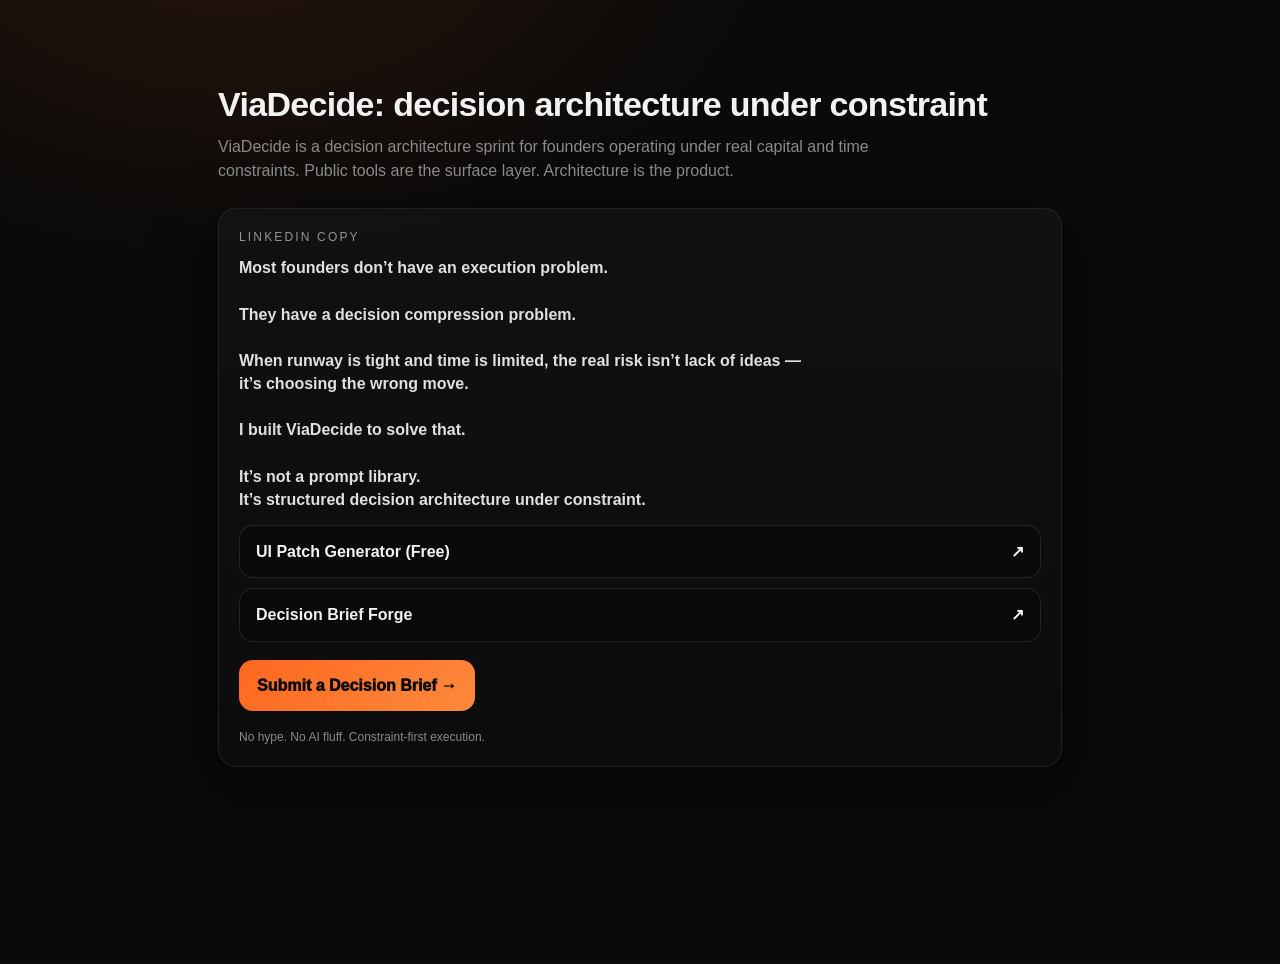
<file: decision-brief.html>
<!doctype html>
<html lang="en">
<head>
  <meta charset="UTF-8" />
  <meta name="viewport" content="width=device-width,initial-scale=1" />
  <title>ViaDecide — Decision Architecture Under Constraint</title>
  <meta name="theme-color" content="#0a0a0a" />
  <meta name="description" content="ViaDecide is a decision architecture sprint for founders under real capital and time constraints." />

  <!-- Optional: basic OG tags for sharing -->
  <meta property="og:title" content="ViaDecide — Decision Architecture Under Constraint" />
  <meta property="og:description" content="Structured decision compression for founders operating under capital and time pressure." />
  <meta property="og:type" content="website" />
  <meta property="og:url" content="https://viadecide.com/how-viadecide-made" />

  <style>
    :root{
      --bg:#0a0a0a;
      --card:#111;
      --line:rgba(255,255,255,.08);
      --text:#f2f2f2;
      --muted:#8a8a8a;
      --accent:#ff671f;
      --accent2:#ff8a3d;
      --shadow:0 18px 60px rgba(0,0,0,.55);
    }
    *{box-sizing:border-box}
    body{
      margin:0; min-height:100vh;
      background:
        radial-gradient(1000px 650px at 18% -10%, rgba(255,103,31,.12), transparent 55%),
        var(--bg);
      color:var(--text);
      font-family:-apple-system,BlinkMacSystemFont,"Segoe UI",Roboto,sans-serif;
      line-height:1.45;
    }
    .wrap{max-width:880px;margin:64px auto;padding:22px 18px}
    h1{margin:0;font-size:34px;letter-spacing:-.02em;line-height:1.1}
    .sub{margin:12px 0 26px;color:var(--muted);max-width:720px}
    .card{
      background:linear-gradient(180deg, rgba(255,255,255,.03), rgba(255,255,255,.01));
      border:1px solid var(--line);
      border-radius:18px;
      box-shadow:var(--shadow);
      padding:20px;
      margin:14px 0;
    }
    .label{font-size:12px;letter-spacing:.18em;text-transform:uppercase;color:rgba(255,255,255,.55)}
    .copy{
      margin-top:10px;
      color:rgba(242,242,242,.92);
      font-weight:700;
      white-space:pre-line;
    }
    .links{display:grid;gap:10px;margin-top:14px}
    a.btn{
      display:flex;justify-content:space-between;gap:14px;align-items:center;
      padding:14px 16px;
      border-radius:14px;
      border:1px solid rgba(255,255,255,.10);
      background:rgba(0,0,0,.25);
      color:var(--text);
      text-decoration:none;
      font-weight:900;
    }
    a.btn:hover{border-color:rgba(255,103,31,.35)}
    .cta{
      display:inline-block;margin-top:18px;
      padding:14px 18px;border-radius:14px;
      background:linear-gradient(135deg,var(--accent),var(--accent2));
      color:#0a0a0a;text-decoration:none;font-weight:1000;
    }
    .foot{margin-top:18px;color:var(--muted);font-size:12px}
    @media (max-width:600px){h1{font-size:28px}}
  </style>
</head>
<body>
  <main class="wrap">
    <h1>ViaDecide: decision architecture under constraint</h1>
    <p class="sub">
      ViaDecide is a decision architecture sprint for founders operating under real capital and time constraints.
      Public tools are the surface layer. Architecture is the product.
    </p>

    <section class="card">
      <div class="label">LinkedIn copy</div>
      <div class="copy">Most founders don’t have an execution problem.

They have a decision compression problem.

When runway is tight and time is limited, the real risk isn’t lack of ideas —
it’s choosing the wrong move.

I built ViaDecide to solve that.

It’s not a prompt library.
It’s structured decision architecture under constraint.</div>

      <div class="links">
        <a class="btn" target="_blank" rel="noopener" href="https://chatgpt.com/g/g-69991f5790888191a938f328ddb775f3-decide-engine-patch-generator-free">
          UI Patch Generator (Free)
          <span aria-hidden="true">↗</span>
        </a>

        <a class="btn" target="_blank" rel="noopener" href="https://chatgpt.com/g/g-6995afbadb9481919e2d939ef2f61e3d-decision-brief-forge">
          Decision Brief Forge
          <span aria-hidden="true">↗</span>
        </a>
      </div>

      <a class="cta" href="https://viadecide.com/decision-brief">Submit a Decision Brief →</a>
      <div class="foot">No hype. No AI fluff. Constraint-first execution.</div>
    </section>
  </main>
</body>
</html>
</file>
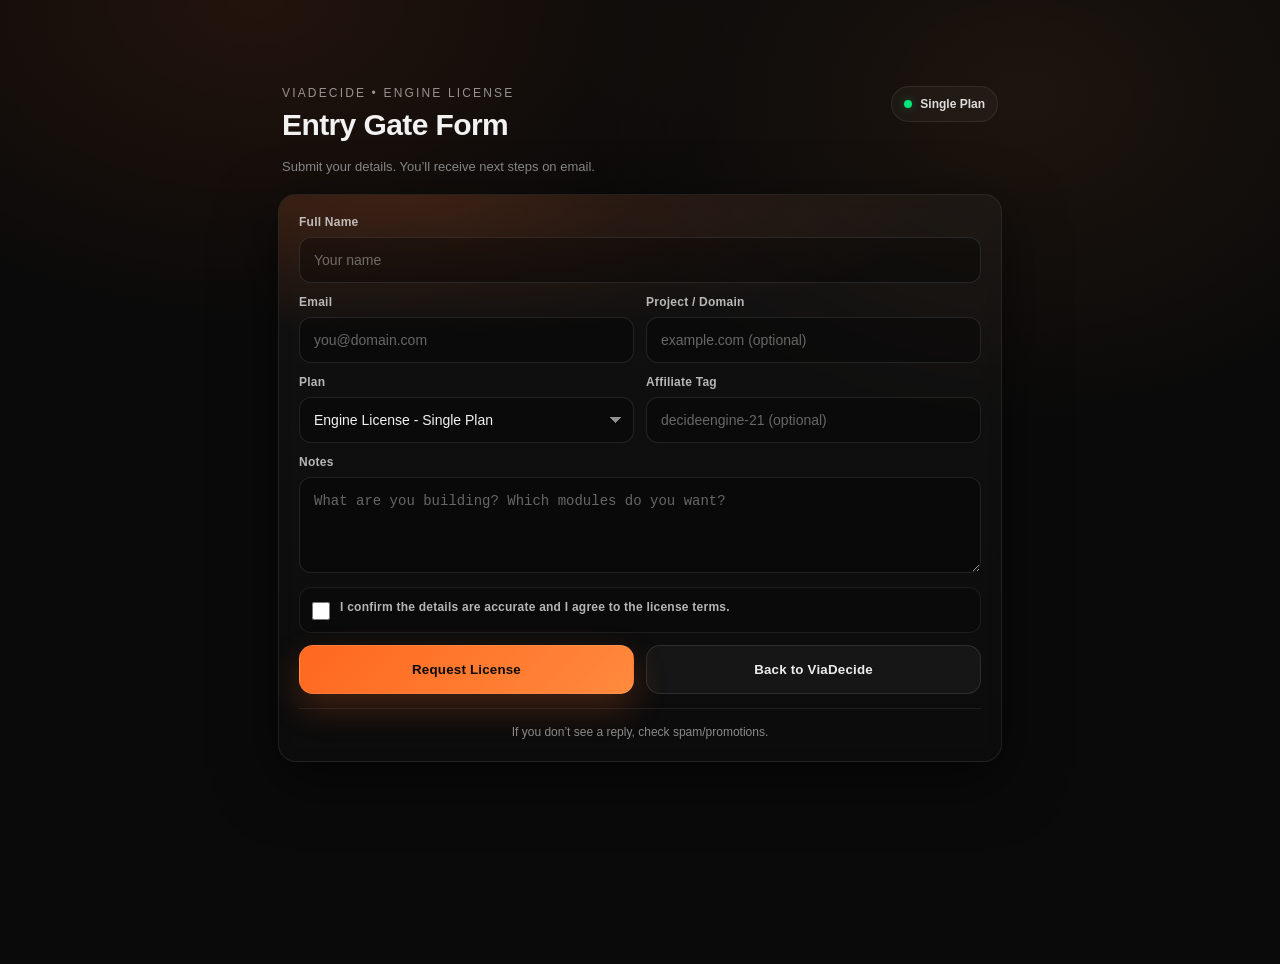
<file: Engine Activation Request.html>
<!doctype html>
<html lang="en">
<head>
  <meta charset="UTF-8" />
  <meta http-equiv="Content-Type" content="text/html; charset=UTF-8" />
  <meta name="viewport" content="width=device-width, initial-scale=1.0, maximum-scale=1.0, user-scalable=no" />
  <title>Engine License — Entry Gate | ViaDecide</title>
  <meta name="theme-color" content="#0a0a0a" />

  <style>
    :root{
      --bg:#0a0a0a;
      --card:#111;
      --accent:#ff671f;
      --accent2:#ff8a3d;
      --text:#f2f2f2;
      --muted:#8a8a8a;
      --line:rgba(255,255,255,.08);
      --shadow: 0 18px 60px rgba(0,0,0,.55);
      --ring: 0 0 0 3px rgba(255,103,31,.18);
      --ok:#00e676;
    }

    *{ box-sizing:border-box; }
    body{
      margin:0;
      min-height:100vh;
      background:
        radial-gradient(900px 600px at 20% 0%, rgba(255,103,31,.10), transparent 55%),
        radial-gradient(800px 600px at 80% 10%, rgba(255,138,61,.08), transparent 55%),
        var(--bg);
      color:var(--text);
      font-family:-apple-system,BlinkMacSystemFont,"Segoe UI",Roboto,sans-serif;
      -webkit-font-smoothing:antialiased;
      -moz-osx-font-smoothing:grayscale;
    }

    .wrap{
      max-width: 760px;
      margin: 64px auto;
      padding: 22px 18px;
    }

    .top{
      display:flex;
      align-items:flex-start;
      justify-content:space-between;
      gap:14px;
      margin-bottom: 18px;
      padding: 0 4px;
    }

    .brand{
      display:flex;
      flex-direction:column;
      gap:8px;
    }

    .kicker{
      font-size:12px;
      letter-spacing:.18em;
      text-transform:uppercase;
      color: rgba(255,255,255,.55);
    }

    h1{
      margin:0;
      font-size: 30px;
      line-height: 1.15;
      letter-spacing: -.02em;
    }

    .sub{
      margin: 6px 0 0;
      color: var(--muted);
      line-height: 1.5;
      font-size: 13px;
      max-width: 56ch;
    }

    .pill{
      display:inline-flex;
      align-items:center;
      gap:8px;
      padding: 10px 12px;
      border: 1px solid var(--line);
      border-radius: 999px;
      background: rgba(255,255,255,.03);
      color: rgba(255,255,255,.85);
      font-weight: 800;
      font-size: 12px;
      white-space: nowrap;
    }
    .dot{ width:8px;height:8px;border-radius:999px;background:var(--ok); box-shadow:0 0 10px rgba(0,230,118,.35); }

    .card{
      background: linear-gradient(180deg, rgba(255,255,255,.03), rgba(255,255,255,.01));
      border: 1px solid var(--line);
      border-radius: 18px;
      box-shadow: var(--shadow);
      padding: 20px;
      backdrop-filter: blur(8px);
      overflow:hidden;
      position:relative;
    }

    .card:before{
      content:"";
      position:absolute;
      inset:-2px;
      background: radial-gradient(900px 240px at 18% 0%, rgba(255,103,31,.18), transparent 60%);
      pointer-events:none;
      opacity:.9;
    }

    form{ position:relative; }

    .grid{
      display:grid;
      grid-template-columns: 1fr 1fr;
      gap: 12px;
    }
    .grid > .full{ grid-column: 1 / -1; }

    label{
      display:flex;
      flex-direction:column;
      gap:8px;
      font-size:12px;
      color: rgba(255,255,255,.70);
      font-weight: 800;
      letter-spacing:.02em;
      user-select:none;
    }

    input, select, textarea{
      width:100%;
      padding: 14px 14px;
      margin:0;
      border-radius: 12px;
      border: 1px solid rgba(255,255,255,.10);
      background: rgba(0,0,0,.32);
      color: var(--text);
      outline:none;
      font-size: 14px;
      transition: border-color .15s ease, box-shadow .15s ease, transform .05s ease;
    }

    input::placeholder, textarea::placeholder{
      color: rgba(242,242,242,.40);
    }

    input:focus, select:focus, textarea:focus{
      border-color: rgba(255,103,31,.55);
      box-shadow: var(--ring);
    }

    select{
      appearance:none;
      background-image:
        linear-gradient(45deg, transparent 50%, rgba(255,255,255,.55) 50%),
        linear-gradient(135deg, rgba(255,255,255,.55) 50%, transparent 50%);
      background-position:
        calc(100% - 18px) 50%,
        calc(100% - 12px) 50%;
      background-size:6px 6px, 6px 6px;
      background-repeat:no-repeat;
      padding-right:40px;
    }

    textarea{
      min-height: 96px;
      resize: vertical;
      line-height: 1.4;
    }

    .agree{
      display:flex;
      flex-direction:row;
      gap:10px;
      align-items:flex-start;
      padding: 12px 12px;
      border-radius: 12px;
      border: 1px solid rgba(255,255,255,.08);
      background: rgba(0,0,0,.22);
      color: rgba(255,255,255,.70);
      font-weight: 700;
      margin-top: 2px;
    }
    .agree input{
      width:18px;
      height:18px;
      padding:0;
      margin:2px 0 0;
      accent-color: var(--accent);
    }

    .actions{
      display:grid;
      grid-template-columns: 1fr 1fr;
      gap: 12px;
      margin-top: 12px;
    }

    button{
      width:100%;
      padding: 16px 16px;
      border-radius: 14px;
      border: 1px solid rgba(255,255,255,.10);
      font-weight: 900;
      letter-spacing: .2px;
      cursor:pointer;
      transition: transform .10s ease, filter .15s ease, box-shadow .15s ease, opacity .15s ease;
    }

    .primary{
      background: linear-gradient(135deg, var(--accent), var(--accent2));
      color:#0a0a0a;
      box-shadow: 0 14px 34px rgba(255,103,31,.22);
    }
    .primary:hover{ transform: translateY(-1px); filter:saturate(1.04); }
    .primary:active{ transform: translateY(0); opacity:.96; }

    .ghost{
      background: rgba(255,255,255,.04);
      color: rgba(255,255,255,.92);
      border: 1px solid rgba(255,255,255,.10);
    }
    .ghost:hover{ background: rgba(255,255,255,.06); transform: translateY(-1px); }
    .ghost:active{ transform: translateY(0); opacity:.96; }

    .note{
      margin-top: 14px;
      padding-top: 14px;
      border-top: 1px solid rgba(255,255,255,.07);
      color: rgba(242,242,242,.55);
      font-size: 12px;
      line-height: 1.5;
      text-align:center;
      position:relative;
    }

    a{ color: rgba(255,255,255,.85); text-decoration: none; }
    a:hover{ text-decoration: underline; }

    @media (max-width: 640px){
      .wrap{ margin: 44px auto; }
      .grid{ grid-template-columns: 1fr; }
      .actions{ grid-template-columns: 1fr; }
      h1{ font-size: 26px; }
      .pill{ display:none; }
    }
  </style>
</head>

<body>
  <div class="wrap">
    <div class="top">
      <div class="brand">
        <div class="kicker">ViaDecide • Engine License</div>
        <h1>Entry Gate Form</h1>
        <p class="sub">Submit your details. You’ll receive next steps on email.</p>
      </div>
      <div class="pill"><span class="dot"></span>Single Plan</div>
    </div>

    <div class="card">
      <form action="https://formsubmit.co/dharam@viadecide.com" method="POST">
        <!-- formsubmit settings -->
        <input type="hidden" name="_captcha" value="false">
        <input type="hidden" name="_subject" value="Engine License — New Entry Gate Request">
        <input type="hidden" name="_template" value="table">
        <input type="hidden" name="_next" value="https://viadecide.com/engine-license#/thanks">

        <div class="grid">
          <label class="full">
            Full Name
            <input type="text" name="Full Name" placeholder="Your name" required />
          </label>

          <label>
            Email
            <input type="email" name="Email" placeholder="you@domain.com" required />
          </label>

          <label>
            Project / Domain
            <input type="text" name="Domain" placeholder="example.com (optional)" />
          </label>

          <label>
            Plan
            <select name="Plan" required>
              <option value="Engine License - Single Plan" selected>Engine License - Single Plan</option>
              <option value="Subscription - Monthly">Subscription - Monthly</option>
            </select>
          </label>

          <label>
            Affiliate Tag
            <input type="text" name="Affiliate Tag" placeholder="decideengine-21 (optional)" />
          </label>

          <label class="full">
            Notes
            <textarea name="Notes" placeholder="What are you building? Which modules do you want?"></textarea>
          </label>

          <label class="agree full">
            <input type="checkbox" required />
            <span>I confirm the details are accurate and I agree to the license terms.</span>
          </label>
        </div>

        <div class="actions">
          <button class="primary" type="submit">Request License</button>
          <button class="ghost" type="button" onclick="location.href='https://viadecide.com/'">Back to ViaDecide</button>
        </div>

        <div class="note">
          If you don’t see a reply, check spam/promotions.
        </div>
      </form>
    </div>
  </div>
</body>
</html>
</file>
